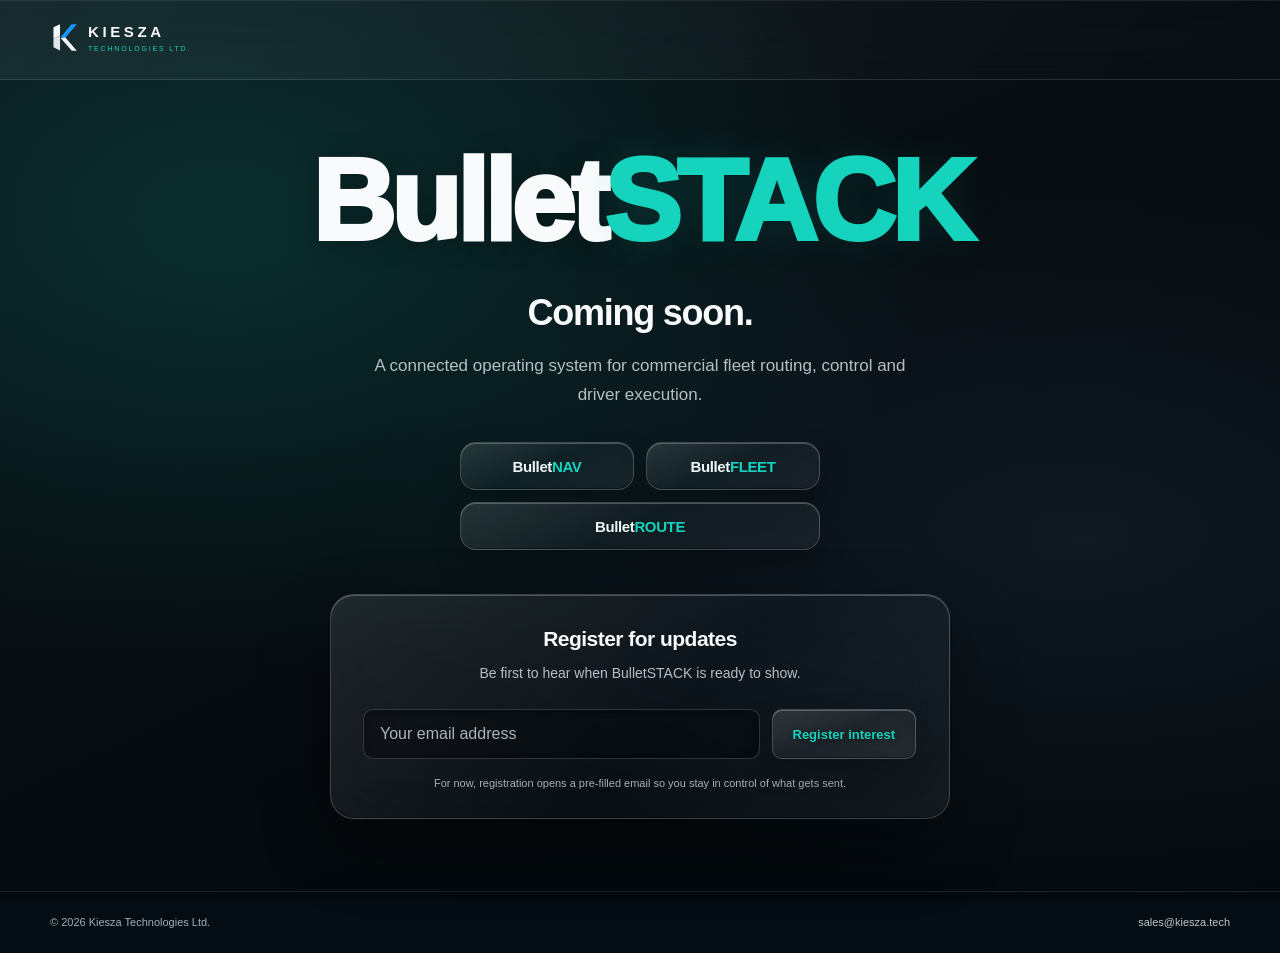
<file: index.html>
<!doctype html>
<html lang="en">
<head>
  <meta charset="utf-8">
  <meta name="viewport" content="width=device-width,initial-scale=1,viewport-fit=cover">
  <meta name="theme-color" content="#050d14">
  <meta name="description" content="BulletSTACK by Kiesza Technologies Ltd. Coming soon.">
  <title>BulletSTACK · Coming Soon</title>
  <link rel="icon" href="/assets/favicon.svg">
  <style>
/* Responsive spacing refresh · 2026-09-27 */

    :root{--bg:#050d14;--text:#f4f8fb;--cyan:#22d3c5;--blue:#3ca6ff;--muted:#9bb0bc}
    *{box-sizing:border-box}
    html{background:var(--bg);color:var(--text)}
    body{margin:0;font-family:Inter,-apple-system,BlinkMacSystemFont,"Segoe UI",Arial,sans-serif;background:radial-gradient(ellipse at 22% 0%,rgba(34,211,197,.12),transparent 48%),radial-gradient(ellipse at 90% 0%,rgba(60,166,255,.08),transparent 40%),linear-gradient(180deg,#061019,#040b11)}
    .page{min-height:100svh;display:flex;flex-direction:column}
    .wrap{width:min(1180px,calc(100% - 64px));margin-inline:auto}
    header{min-height:80px;display:flex;align-items:center;border-bottom:1px solid #17334399;padding-block:20px}
    .brand{display:inline-flex;align-items:center;gap:11px;text-decoration:none;color:inherit}
    .brand img{width:27px;height:27px;display:block}
    .brand-copy{display:grid;line-height:1}
    .brand-copy b{font-size:15px;letter-spacing:.24em}
    .brand-copy span{margin-top:6px;font-size:7px;letter-spacing:.26em;color:var(--blue)}
    main{flex:1;display:flex;align-items:center;padding:64px 0 72px}
    .hero{max-width:920px;margin:auto;text-align:center;display:flex;flex-direction:column;align-items:center}
    h1{margin:0;font-size:clamp(52px,9vw,118px);line-height:1;letter-spacing:-.04em;font-weight:950;font-family:-apple-system,BlinkMacSystemFont,"SF Pro Text",Inter,"Segoe UI",Arial,sans-serif;white-space:nowrap}
    h1 span{color:var(--cyan)}
    .coming{margin:32px 0 0;font-size:clamp(26px,3vw,36px);line-height:1.2;letter-spacing:-.035em;font-weight:750}
    .lede{max-width:550px;margin:18px auto 0;color:var(--muted);font-size:17px;line-height:1.7;text-wrap:pretty}
    .products{display:flex;justify-content:center;gap:12px;flex-wrap:wrap;margin:32px 0 0}
    .products>span{display:inline-flex;align-items:center;justify-content:center;gap:0;min-height:42px;padding:11px 20px;border:1px solid rgba(34,211,197,.28);border-radius:999px;background:linear-gradient(180deg,rgba(34,211,197,.10),rgba(34,211,197,.035));color:#edf8f8;font-size:14px;font-weight:750;letter-spacing:-.025em;white-space:nowrap}
    .products b{color:var(--cyan);font-weight:850}
    .signup{width:min(620px,100%);margin:44px auto 0;padding:30px 32px 26px;border:1px solid #173343;border-radius:20px;background:linear-gradient(180deg,rgba(11,29,40,.8),rgba(7,20,29,.8));box-shadow:0 24px 70px rgba(0,0,0,.18)}
    .signup h2{margin:0;font-size:21px;line-height:1.3;letter-spacing:-.025em}
    .signup p{margin:10px 0 24px;color:var(--muted);font-size:14px;line-height:1.6}
    form{display:grid;grid-template-columns:minmax(0,1fr) auto;gap:12px}
    input,button{min-height:50px;border-radius:10px;font:inherit}
    input{width:100%;min-width:0;border:1px solid #274858;background:#06141d;color:white;padding:0 16px;font-size:16px}
    input::placeholder{color:#8298a6}
    input:focus-visible{outline:2px solid var(--cyan);outline-offset:3px}
    button{border:1px solid #41e2d7;background:linear-gradient(180deg,#38e0d5,#20bdb5);color:#031214;padding:0 20px;font-size:13px;font-weight:800;cursor:pointer;white-space:nowrap}
    button:hover{filter:brightness(1.06)}
    button:focus-visible,a:focus-visible{outline:2px solid var(--cyan);outline-offset:4px}
    .fine{max-width:460px;margin:16px auto 0;color:#879dab;font-size:11px;line-height:1.6}
    footer{padding:22px 0;border-top:1px solid #17334388;color:#8197a5;font-size:11px;line-height:1.5}
    .footer-inner{display:flex;justify-content:space-between;gap:16px;align-items:center;flex-wrap:wrap}
    footer a{color:#a1b5c1;text-decoration:none}
    @media(max-width:620px){
      .wrap{width:calc(100% - 40px)}
      header{min-height:68px;padding-top:calc(18px + env(safe-area-inset-top));padding-bottom:18px}
      .brand img{width:24px;height:24px}
      .brand-copy b{font-size:13px}
      main{padding:48px 0}
      h1{font-size:clamp(42px,12.8vw,72px)}
      .coming{margin-top:26px;font-size:27px}
      .lede{max-width:360px;margin-top:16px;font-size:15px;line-height:1.65}
      .products{gap:8px;margin-top:26px}
      .products>span{min-height:38px;padding:9px 12px;font-size:12px}
      .signup{margin-top:32px;padding:24px 20px;border-radius:16px}
      .signup h2{font-size:20px}
      .signup p{font-size:13px;margin:10px 0 20px}
      form{grid-template-columns:1fr;gap:10px}
      input,button{min-height:50px}
      .fine{font-size:11px;margin-top:16px}
      footer{padding:20px 0 calc(20px + env(safe-area-inset-bottom))}
    }
    @media(max-width:360px){.wrap{width:calc(100% - 32px)}.products{gap:6px}.products>span{padding-inline:9px;font-size:11px}.footer-inner{justify-content:center;text-align:center;gap:8px}}

/* NAV-inspired neutral smoked glass · 2026-10-07 */
:root{--cyan:#16d3bd;--text:#f8fafb;--muted:#b4c0c7}
body{background:radial-gradient(ellipse at 18% 25%,rgba(16,192,167,.18),transparent 48%),radial-gradient(ellipse at 85% 60%,rgba(74,118,152,.15),transparent 48%),linear-gradient(155deg,#0b1117,#04090d 75%);background-attachment:fixed}
header{background:linear-gradient(120deg,rgba(255,255,255,.055),rgba(255,255,255,.012));border-bottom:1px solid rgba(255,255,255,.12);backdrop-filter:blur(24px);-webkit-backdrop-filter:blur(24px);box-shadow:inset 0 1px 0 rgba(255,255,255,.08)}
.brand-copy span{color:var(--cyan)}
h1{text-shadow:0 4px 28px rgba(0,0,0,.25)}
h1 span{color:var(--cyan);text-shadow:0 0 40px rgba(22,211,189,.12)}
.products{display:grid;grid-template-columns:repeat(2,minmax(0,1fr));width:min(360px,100%);gap:12px}
.products>span{min-height:48px;padding:13px 22px;font-size:15px;border-radius:16px}
.products>.route{grid-column:1/-1;justify-self:stretch;width:100%}
.products>span,.signup,button{border:1px solid rgba(255,255,255,.19);background:linear-gradient(155deg,rgba(255,255,255,.13),rgba(255,255,255,.035) 48%,rgba(255,255,255,.06));backdrop-filter:blur(24px) saturate(115%);-webkit-backdrop-filter:blur(24px) saturate(115%);box-shadow:inset 0 1px 0 rgba(255,255,255,.24),inset 0 -1px 0 rgba(0,0,0,.35),0 12px 30px rgba(0,0,0,.22)}
.signup{position:relative;border-radius:24px;background:linear-gradient(135deg,rgba(255,255,255,.105),rgba(255,255,255,.025) 55%,rgba(255,255,255,.055));box-shadow:inset 0 1px 0 rgba(255,255,255,.24),inset 0 -1px 0 rgba(0,0,0,.45),0 28px 70px rgba(0,0,0,.32)}
input{border:1px solid rgba(255,255,255,.16);background:rgba(3,7,10,.4);box-shadow:inset 0 2px 6px rgba(0,0,0,.2);color:var(--text)}
input::placeholder{color:#a8b5bd}
button{color:var(--cyan);text-shadow:0 1px 6px rgba(0,0,0,.3)}
button:hover{background:linear-gradient(155deg,rgba(255,255,255,.2),rgba(255,255,255,.07));border-color:rgba(255,255,255,.35)}
.fine{color:#a4b2ba}
footer{border-color:rgba(255,255,255,.1);color:#9eafb9}
footer a{color:#bcc8cf}
@media(max-width:620px){
 .products{gap:10px;width:min(320px,100%)}
 .products>span{min-height:44px;padding:11px 16px;font-size:14px}
 .products>.route{width:100%}
 .signup{border-radius:20px}
}
@media(prefers-reduced-transparency:reduce){
 header,.products>span,.signup,button{backdrop-filter:none;-webkit-backdrop-filter:none;background:#20262b}
 input{background:#10171c}
}
@media(prefers-contrast:more){
 :root{--muted:#e0e7eb}
 .products>span,.signup,button,input{border-color:#b4c0c7}
 .fine,footer,footer a{color:#e0e7eb}
}
</style>
</head>
<body>
<div class="page">
  <header>
    <div class="wrap">
      <a class="brand" href="/" aria-label="Kiesza Technologies Ltd.">
        <img src="/assets/kiesza-mark.svg" alt="">
        <span class="brand-copy"><b>KIESZA</b><span>TECHNOLOGIES LTD.</span></span>
      </a>
    </div>
  </header>

  <main>
    <div class="wrap">
      <section class="hero">
        
        <h1>Bullet<span>STACK</span></h1>
        <div class="coming">Coming soon.</div>
        <p class="lede">A connected operating system for commercial fleet routing, control and driver execution.</p>

        <div class="products" aria-label="BulletSTACK products">
          <span>Bullet<b>NAV</b></span>
          <span>Bullet<b>FLEET</b></span>
          <span class="route">Bullet<b>ROUTE</b></span>
        </div>

        <div class="signup">
          <h2>Register for updates</h2>
          <p>Be first to hear when BulletSTACK is ready to show.</p>
          <form id="updatesForm">
            <input id="email" type="email" autocomplete="email" placeholder="Your email address" required aria-label="Email address">
            <button type="submit">Register interest</button>
          </form>
          <div class="fine">For now, registration opens a pre-filled email so you stay in control of what gets sent.</div>
        </div>
      </section>
    </div>
  </main>

  <footer>
    <div class="wrap footer-inner">
      <div>© 2026 Kiesza Technologies Ltd.</div>
      <a href="mailto:sales@kiesza.tech">sales@kiesza.tech</a>
    </div>
  </footer>
</div>

<script>
  document.getElementById('updatesForm').addEventListener('submit', function(e){
    e.preventDefault();
    var email = document.getElementById('email').value.trim();
    if(!email) return;
    var subject = encodeURIComponent('BulletSTACK updates registration');
    var body = encodeURIComponent('Please register ' + email + ' for BulletSTACK product updates.');
    window.location.href = 'mailto:jmcnally@kiesza.tech?subject=' + subject + '&body=' + body;
  });
</script>
</body>
</html>
</file>
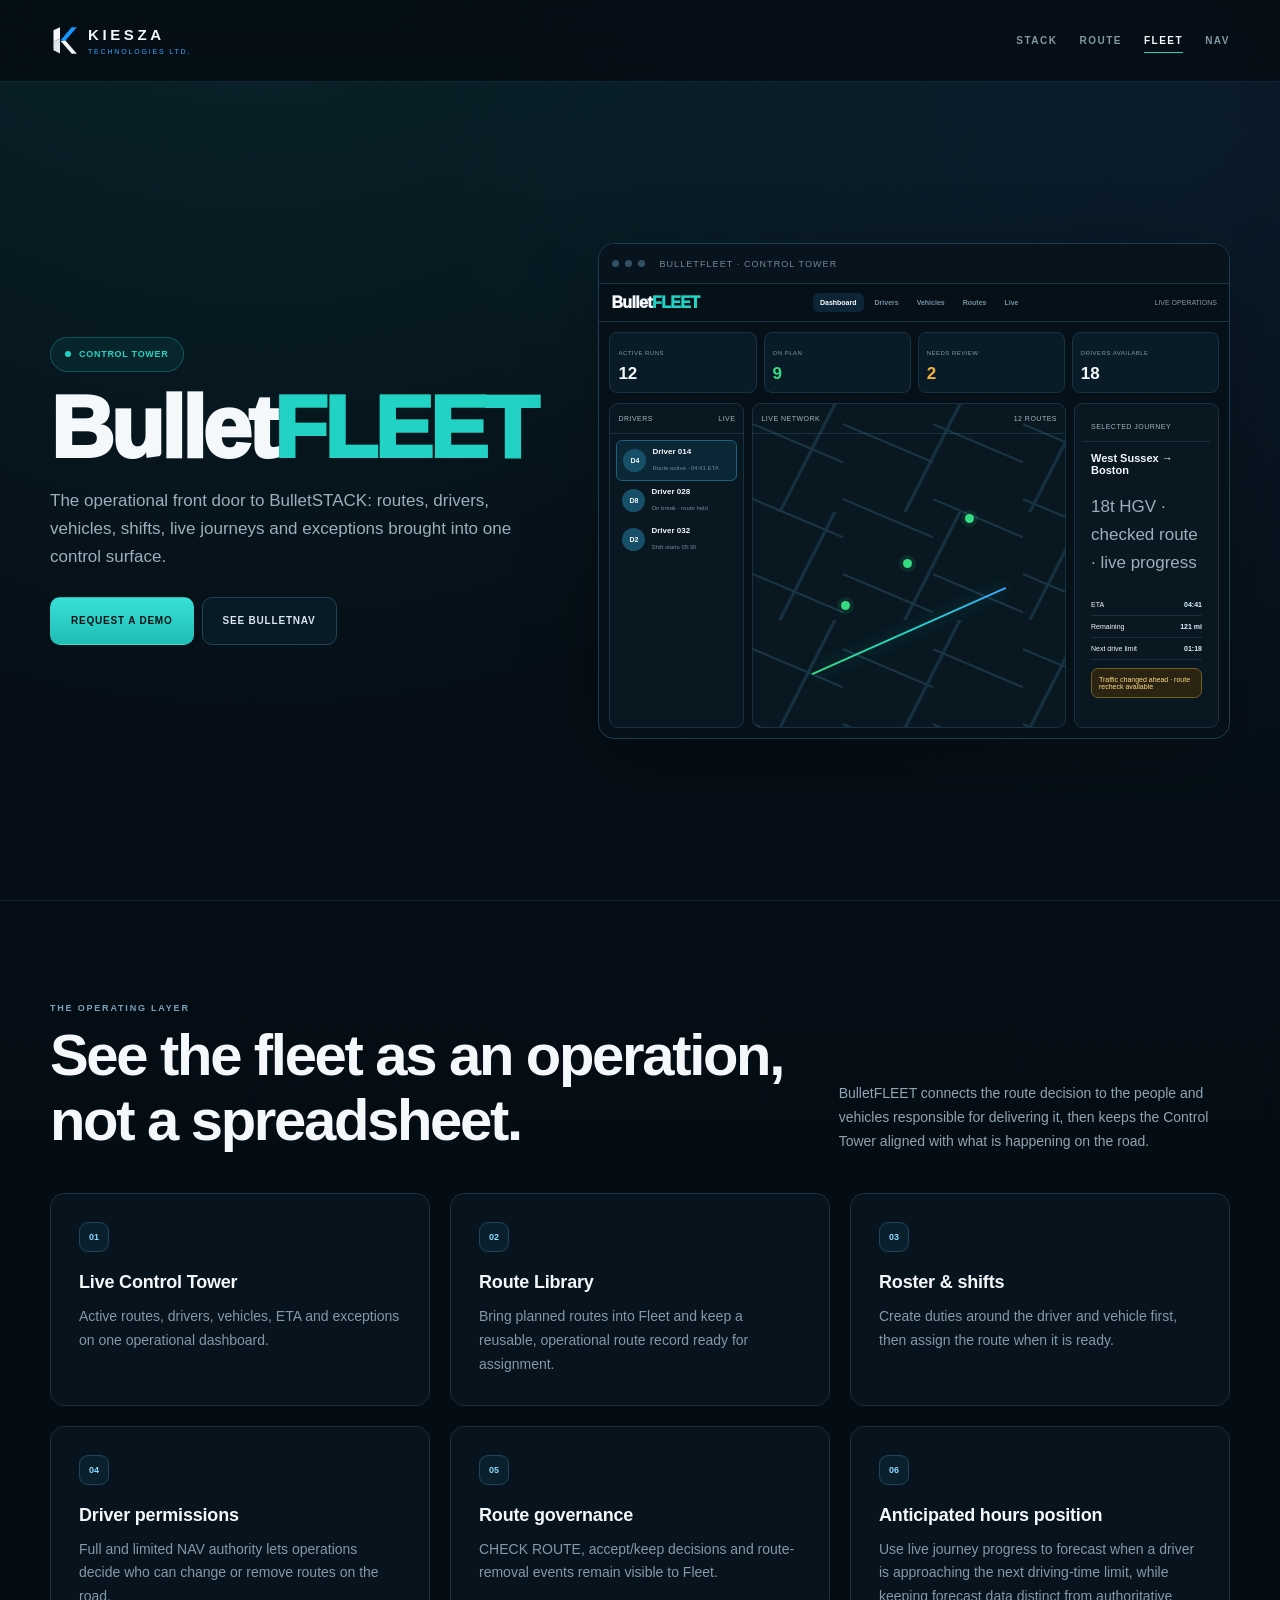
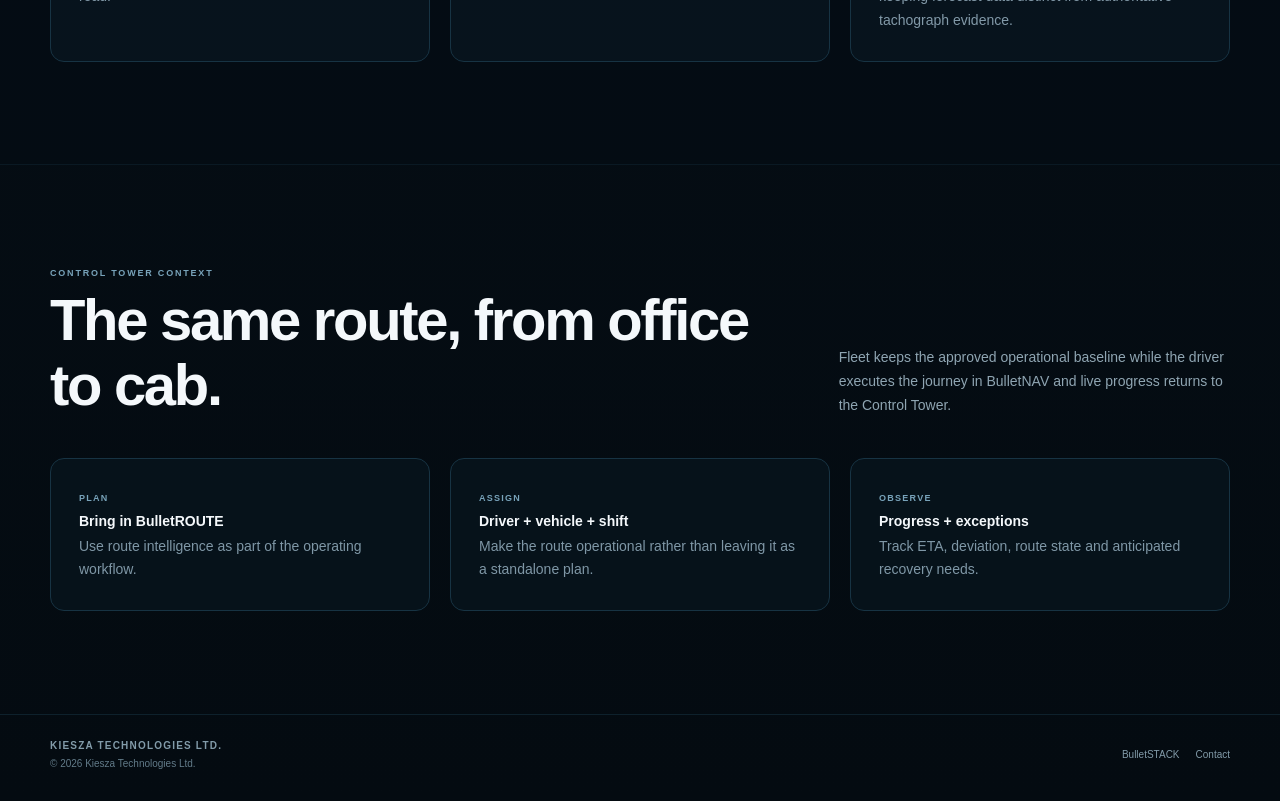
<file: fleet/index.html>
<!doctype html><html lang="en"><head><meta charset="utf-8"><meta name="viewport" content="width=device-width,initial-scale=1,viewport-fit=cover"><meta name="theme-color" content="#050d14"><meta name="description" content="BulletFLEET Control Tower by Kiesza Technologies."><title>BulletFLEET · Kiesza Technologies</title><link rel="icon" href="/assets/favicon.svg"><link rel="stylesheet" href="/assets/styles.css"></head><body><div class="page"><header class="site-header"><div class="wrap header-inner"><a class="kiesza-brand" href="/"><img class="kiesza-mark" src="/assets/kiesza-mark.svg" alt=""><span class="kiesza-copy"><b>KIESZA</b><span>TECHNOLOGIES LTD.</span></span></a><nav class="site-nav"><a href="/">Stack</a><a href="/route/">Route</a><a class="active" href="/fleet/">Fleet</a><a href="/nav/">Nav</a></nav><nav class="mobile-nav"><a href="/">STACK</a><a href="/route/">ROUTE</a><a href="/nav/">NAV</a></nav></div></header><main>
<section class="product-hero"><div class="wrap product-hero-grid"><div><div class="product-tagline"><i></i>Control Tower</div><h1 class="product-logo fleet">Bullet<span>FLEET</span></h1><p>The operational front door to BulletSTACK: routes, drivers, vehicles, shifts, live journeys and exceptions brought into one control surface.</p><div class="hero-actions"><a class="btn primary" href="mailto:sales@kiesza.tech?subject=BulletFLEET%20demo">Request a demo</a><a class="btn" href="/nav/">See BulletNAV</a></div></div><div class="ui-window fleet-screen reveal"><div class="window-top"><i class="dot3"></i><i class="dot3"></i><i class="dot3"></i><span class="window-label">BulletFLEET · Control Tower</span></div><div class="fleet-top"><div class="ui-brand">Bullet<span>FLEET</span></div><div class="fleet-nav"><span class="active">Dashboard</span><span>Drivers</span><span>Vehicles</span><span>Routes</span><span>Live</span></div><div style="font-size:7px;color:#829aa8;text-align:right">LIVE OPERATIONS</div></div><div class="fleet-kpis"><div class="fleet-kpi"><small>Active runs</small><b>12</b></div><div class="fleet-kpi"><small>On plan</small><b style="color:#35dc83">9</b></div><div class="fleet-kpi"><small>Needs review</small><b style="color:#f3b43f">2</b></div><div class="fleet-kpi"><small>Drivers available</small><b>18</b></div></div><div class="fleet-grid"><div class="fleet-panel"><div class="panel-title">Drivers <span>LIVE</span></div><div class="drivers-mini"><div class="driver-mini active"><span class="avatar-mini">D4</span><span><b>Driver 014</b><small>Route active · 04:41 ETA</small></span></div><div class="driver-mini"><span class="avatar-mini">D8</span><span><b>Driver 028</b><small>On break · route held</small></span></div><div class="driver-mini"><span class="avatar-mini">D2</span><span><b>Driver 032</b><small>Shift starts 05:30</small></span></div></div></div><div class="fleet-panel fleet-map"><div class="panel-title">Live network <span>12 routes</span></div><div class="fleet-route"></div><i class="fleet-marker m1"></i><i class="fleet-marker m2"></i><i class="fleet-marker m3"></i></div><div class="fleet-panel journey-mini"><div class="panel-title">Selected journey</div><div class="journey-mini"><h4>West Sussex → Boston</h4><p>18t HGV · checked route · live progress</p><div class="mini-stat"><span>ETA</span><b>04:41</b></div><div class="mini-stat"><span>Remaining</span><b>121 mi</b></div><div class="mini-stat"><span>Next drive limit</span><b>01:18</b></div><div class="mini-alert">Traffic changed ahead · route recheck available</div></div></div></div></div></div></section>
<section class="section dark"><div class="wrap"><div class="section-head reveal"><div><div class="mini-kicker">The operating layer</div><h2>See the fleet as an operation, not a spreadsheet.</h2></div><p>BulletFLEET connects the route decision to the people and vehicles responsible for delivering it, then keeps the Control Tower aligned with what is happening on the road.</p></div><div class="feature-grid reveal"><article class="feature"><span class="num">01</span><h3>Live Control Tower</h3><p>Active routes, drivers, vehicles, ETA and exceptions on one operational dashboard.</p></article><article class="feature"><span class="num">02</span><h3>Route Library</h3><p>Bring planned routes into Fleet and keep a reusable, operational route record ready for assignment.</p></article><article class="feature"><span class="num">03</span><h3>Roster & shifts</h3><p>Create duties around the driver and vehicle first, then assign the route when it is ready.</p></article><article class="feature"><span class="num">04</span><h3>Driver permissions</h3><p>Full and limited NAV authority lets operations decide who can change or remove routes on the road.</p></article><article class="feature"><span class="num">05</span><h3>Route governance</h3><p>CHECK ROUTE, accept/keep decisions and route-removal events remain visible to Fleet.</p></article><article class="feature"><span class="num">06</span><h3>Anticipated hours position</h3><p>Use live journey progress to forecast when a driver is approaching the next driving-time limit, while keeping forecast data distinct from authoritative tachograph evidence.</p></article></div></div></section>
<section class="section"><div class="wrap"><div class="section-head reveal"><div><div class="mini-kicker">Control Tower context</div><h2>The same route, from office to cab.</h2></div><p>Fleet keeps the approved operational baseline while the driver executes the journey in BulletNAV and live progress returns to the Control Tower.</p></div><div class="fit-strip reveal"><div class="fit-item"><span>Plan</span><strong>Bring in BulletROUTE</strong><p>Use route intelligence as part of the operating workflow.</p></div><div class="fit-item"><span>Assign</span><strong>Driver + vehicle + shift</strong><p>Make the route operational rather than leaving it as a standalone plan.</p></div><div class="fit-item"><span>Observe</span><strong>Progress + exceptions</strong><p>Track ETA, deviation, route state and anticipated recovery needs.</p></div></div></div></section>
</main><footer class="site-footer"><div class="wrap footer-inner"><div><b>KIESZA TECHNOLOGIES LTD.</b><br>© 2026 Kiesza Technologies Ltd.</div><div class="footer-links"><a href="/">BulletSTACK</a><a href="mailto:sales@kiesza.tech">Contact</a></div></div></footer></div><script src="/assets/site.js"></script></body></html>
</file>
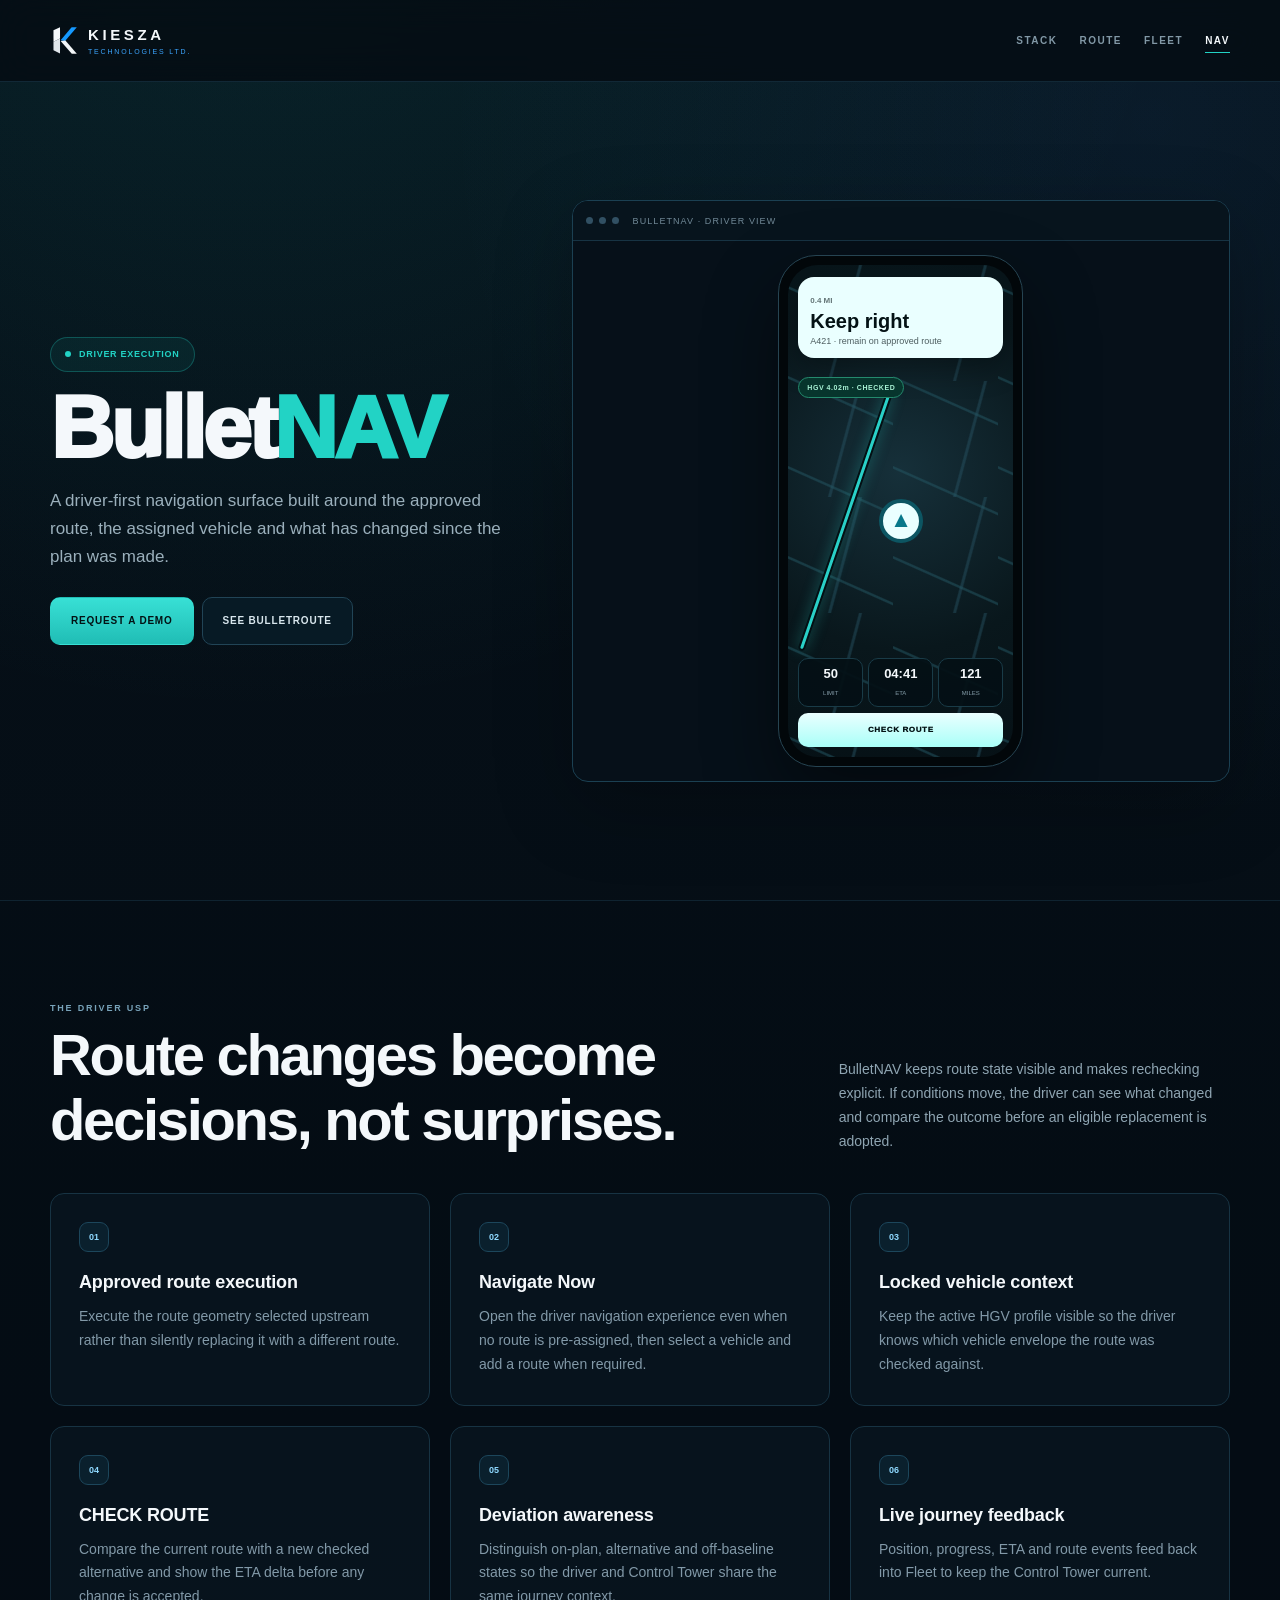
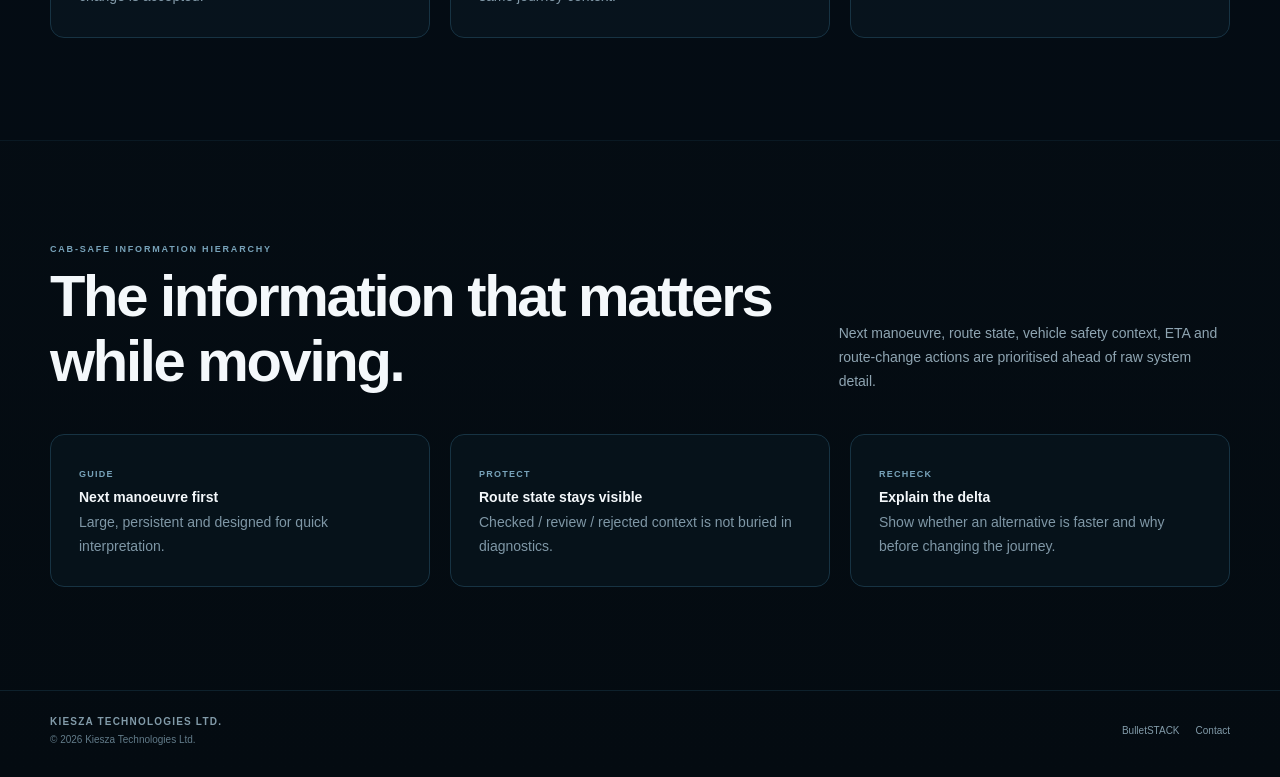
<file: nav/index.html>
<!doctype html><html lang="en"><head><meta charset="utf-8"><meta name="viewport" content="width=device-width,initial-scale=1,viewport-fit=cover"><meta name="theme-color" content="#050d14"><meta name="description" content="BulletNAV driver navigation by Kiesza Technologies."><title>BulletNAV · Kiesza Technologies</title><link rel="icon" href="/assets/favicon.svg"><link rel="stylesheet" href="/assets/styles.css"></head><body><div class="page"><header class="site-header"><div class="wrap header-inner"><a class="kiesza-brand" href="/"><img class="kiesza-mark" src="/assets/kiesza-mark.svg" alt=""><span class="kiesza-copy"><b>KIESZA</b><span>TECHNOLOGIES LTD.</span></span></a><nav class="site-nav"><a href="/">Stack</a><a href="/route/">Route</a><a href="/fleet/">Fleet</a><a class="active" href="/nav/">Nav</a></nav><nav class="mobile-nav"><a href="/">STACK</a><a href="/route/">ROUTE</a><a href="/fleet/">FLEET</a></nav></div></header><main>
<section class="product-hero"><div class="wrap product-hero-grid"><div><div class="product-tagline"><i></i>Driver execution</div><h1 class="product-logo nav">Bullet<span>NAV</span></h1><p>A driver-first navigation surface built around the approved route, the assigned vehicle and what has changed since the plan was made.</p><div class="hero-actions"><a class="btn primary" href="mailto:sales@kiesza.tech?subject=BulletNAV%20demo">Request a demo</a><a class="btn" href="/route/">See BulletROUTE</a></div></div><div class="ui-window reveal"><div class="window-top"><i class="dot3"></i><i class="dot3"></i><i class="dot3"></i><span class="window-label">BulletNAV · driver view</span></div><div class="nav-showcase"><div class="phone"><div class="phone-screen"><div class="phone-map"></div><div class="phone-route"></div><div class="turn-card"><small>0.4 mi</small><b>Keep right</b><span>A421 · remain on approved route</span></div><div class="nav-chip">HGV 4.02m · CHECKED</div><div class="vehicle-arrow">▲</div><div class="nav-bottom"><div class="nav-metrics"><div class="nav-metric"><b>50</b><span>Limit</span></div><div class="nav-metric"><b>04:41</b><span>ETA</span></div><div class="nav-metric"><b>121</b><span>Miles</span></div></div><div class="check-route">CHECK ROUTE</div></div></div></div></div></div></div></section>
<section class="section dark"><div class="wrap"><div class="section-head reveal"><div><div class="mini-kicker">The driver USP</div><h2>Route changes become decisions, not surprises.</h2></div><p>BulletNAV keeps route state visible and makes rechecking explicit. If conditions move, the driver can see what changed and compare the outcome before an eligible replacement is adopted.</p></div><div class="feature-grid reveal"><article class="feature"><span class="num">01</span><h3>Approved route execution</h3><p>Execute the route geometry selected upstream rather than silently replacing it with a different route.</p></article><article class="feature"><span class="num">02</span><h3>Navigate Now</h3><p>Open the driver navigation experience even when no route is pre-assigned, then select a vehicle and add a route when required.</p></article><article class="feature"><span class="num">03</span><h3>Locked vehicle context</h3><p>Keep the active HGV profile visible so the driver knows which vehicle envelope the route was checked against.</p></article><article class="feature"><span class="num">04</span><h3>CHECK ROUTE</h3><p>Compare the current route with a new checked alternative and show the ETA delta before any change is accepted.</p></article><article class="feature"><span class="num">05</span><h3>Deviation awareness</h3><p>Distinguish on-plan, alternative and off-baseline states so the driver and Control Tower share the same journey context.</p></article><article class="feature"><span class="num">06</span><h3>Live journey feedback</h3><p>Position, progress, ETA and route events feed back into Fleet to keep the Control Tower current.</p></article></div></div></section>
<section class="section"><div class="wrap"><div class="section-head reveal"><div><div class="mini-kicker">Cab-safe information hierarchy</div><h2>The information that matters while moving.</h2></div><p>Next manoeuvre, route state, vehicle safety context, ETA and route-change actions are prioritised ahead of raw system detail.</p></div><div class="fit-strip reveal"><div class="fit-item"><span>Guide</span><strong>Next manoeuvre first</strong><p>Large, persistent and designed for quick interpretation.</p></div><div class="fit-item"><span>Protect</span><strong>Route state stays visible</strong><p>Checked / review / rejected context is not buried in diagnostics.</p></div><div class="fit-item"><span>Recheck</span><strong>Explain the delta</strong><p>Show whether an alternative is faster and why before changing the journey.</p></div></div></div></section>
</main><footer class="site-footer"><div class="wrap footer-inner"><div><b>KIESZA TECHNOLOGIES LTD.</b><br>© 2026 Kiesza Technologies Ltd.</div><div class="footer-links"><a href="/">BulletSTACK</a><a href="mailto:sales@kiesza.tech">Contact</a></div></div></footer></div><script src="/assets/site.js"></script></body></html>
</file>
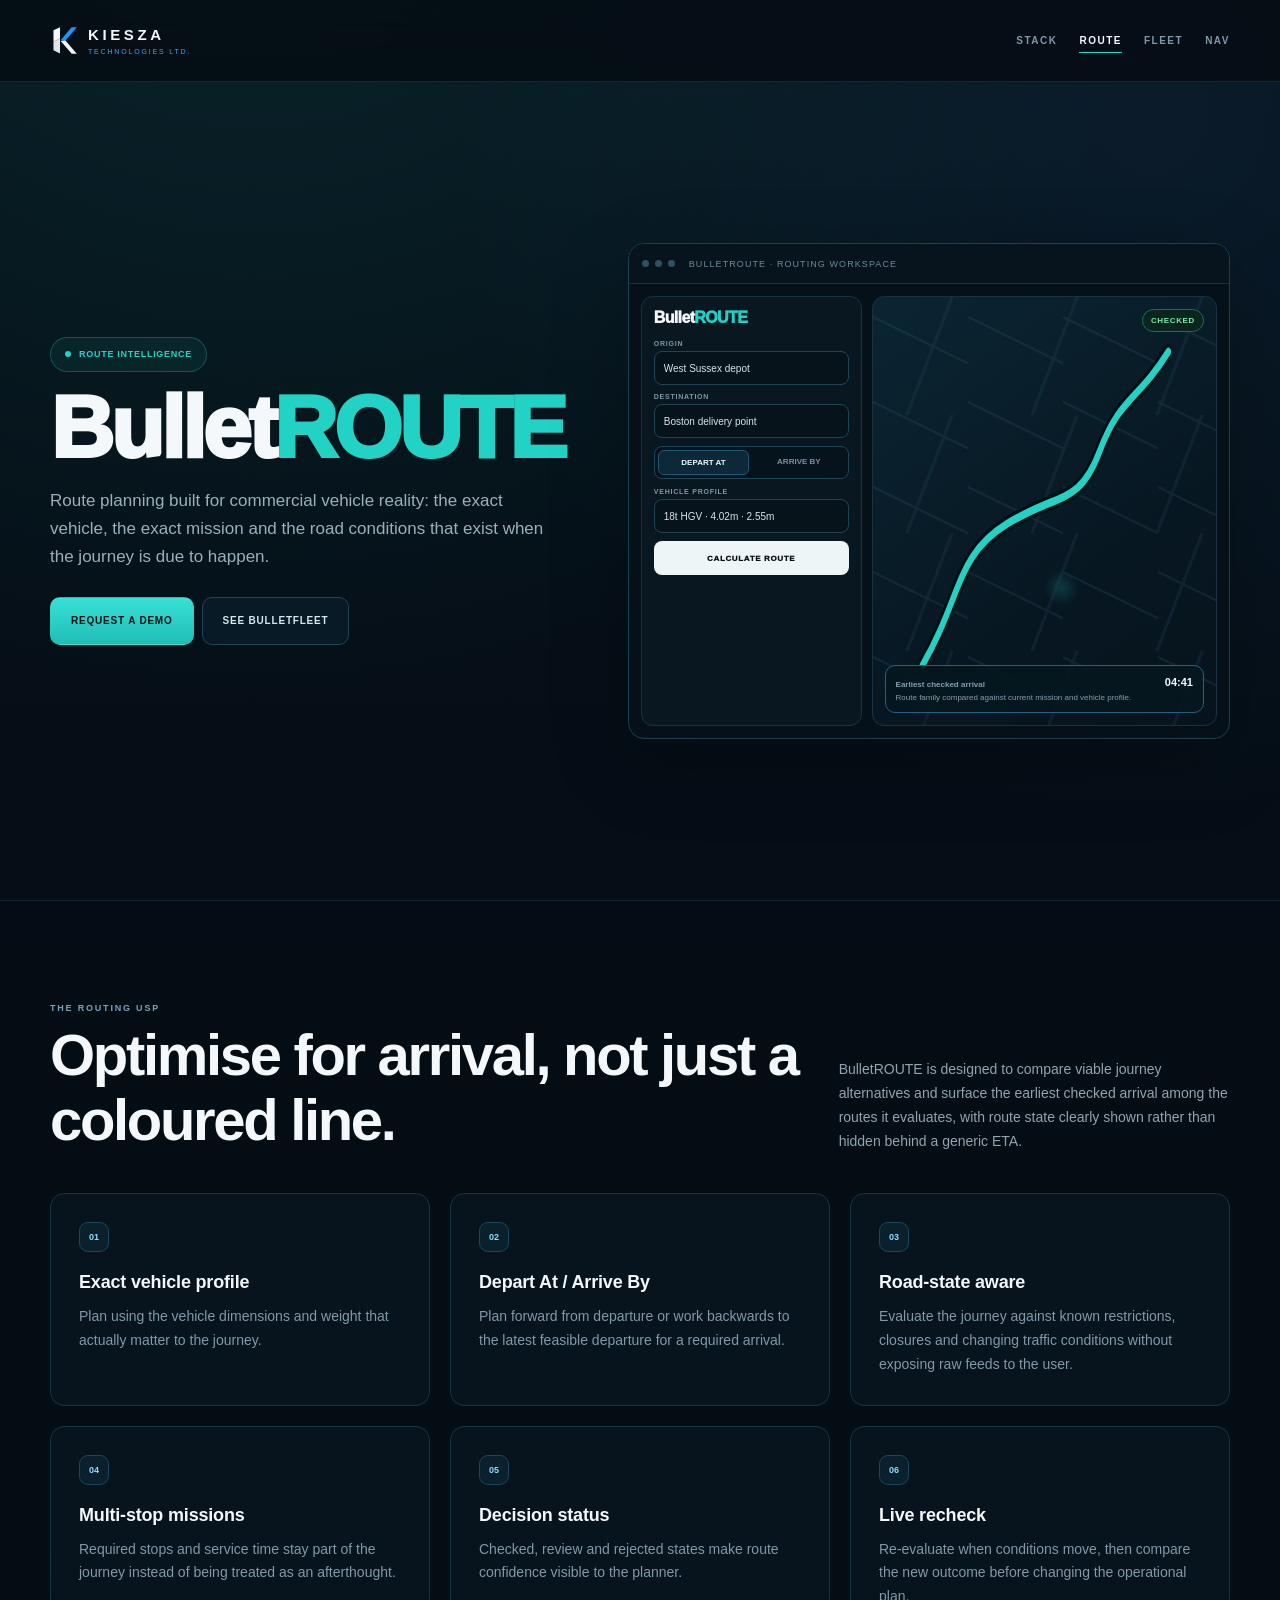
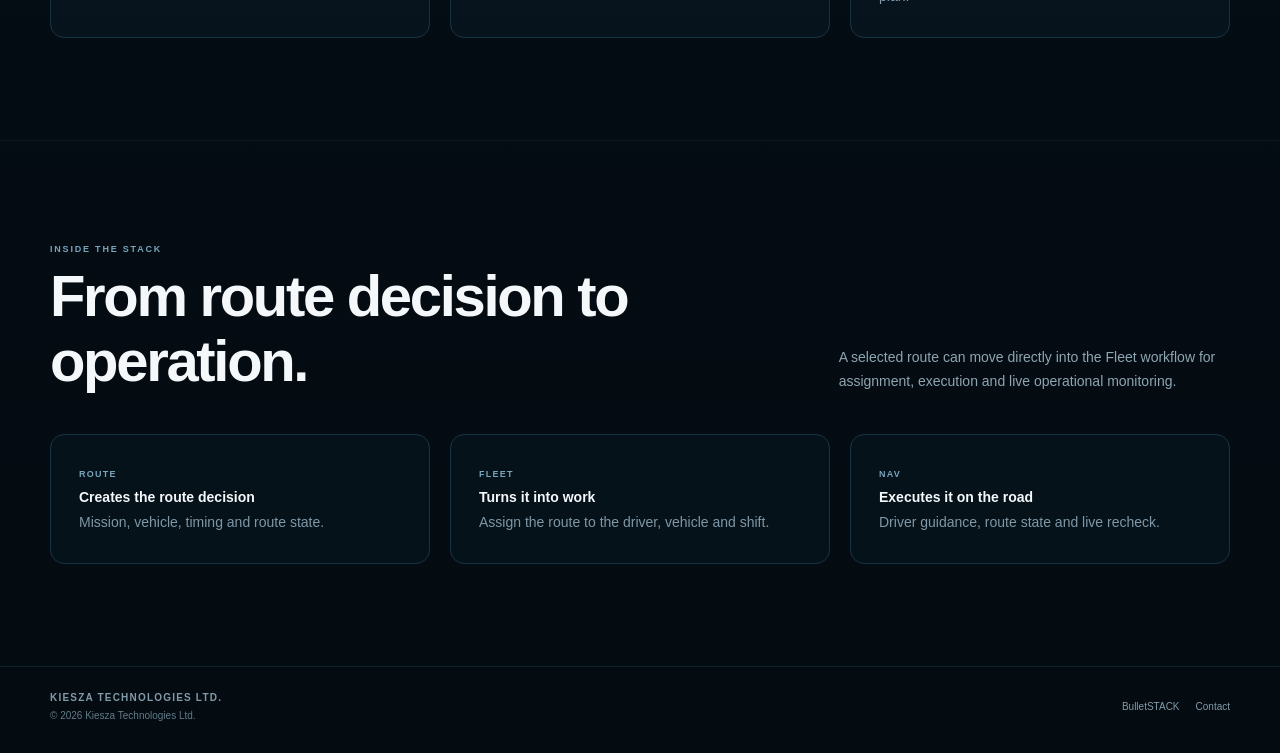
<file: route/index.html>
<!doctype html><html lang="en"><head><meta charset="utf-8"><meta name="viewport" content="width=device-width,initial-scale=1,viewport-fit=cover"><meta name="theme-color" content="#050d14"><meta name="description" content="BulletROUTE route intelligence by Kiesza Technologies."><title>BulletROUTE · Kiesza Technologies</title><link rel="icon" href="/assets/favicon.svg"><link rel="stylesheet" href="/assets/styles.css"></head><body><div class="page"><header class="site-header"><div class="wrap header-inner"><a class="kiesza-brand" href="/"><img class="kiesza-mark" src="/assets/kiesza-mark.svg" alt=""><span class="kiesza-copy"><b>KIESZA</b><span>TECHNOLOGIES LTD.</span></span></a><nav class="site-nav"><a href="/">Stack</a><a class="active" href="/route/">Route</a><a href="/fleet/">Fleet</a><a href="/nav/">Nav</a></nav><nav class="mobile-nav"><a href="/">STACK</a><a href="/fleet/">FLEET</a><a href="/nav/">NAV</a></nav></div></header><main>
<section class="product-hero"><div class="wrap product-hero-grid"><div><div class="product-tagline"><i></i>Route intelligence</div><h1 class="product-logo route">Bullet<span>ROUTE</span></h1><p>Route planning built for commercial vehicle reality: the exact vehicle, the exact mission and the road conditions that exist when the journey is due to happen.</p><div class="hero-actions"><a class="btn primary" href="mailto:sales@kiesza.tech?subject=BulletROUTE%20demo">Request a demo</a><a class="btn" href="/fleet/">See BulletFLEET</a></div></div><div class="ui-window reveal"><div class="window-top"><i class="dot3"></i><i class="dot3"></i><i class="dot3"></i><span class="window-label">BulletROUTE · routing workspace</span></div><div class="screen-pad"><div class="route-screen"><div class="route-form"><div class="ui-brand">Bullet<span>ROUTE</span></div><div class="fake-label" style="margin-top:13px">Origin</div><div class="fake-input">West Sussex depot</div><div class="fake-label">Destination</div><div class="fake-input">Boston delivery point</div><div class="time-tabs"><span class="active">DEPART AT</span><span>ARRIVE BY</span></div><div class="fake-label">Vehicle profile</div><div class="fake-input">18t HGV · 4.02m · 2.55m</div><div class="fake-button">CALCULATE ROUTE</div></div><div class="route-map"><div class="map-grid"></div><svg class="route-path-svg" viewBox="0 0 500 430" preserveAspectRatio="none"><path d="M72 370 C130 300,120 260,195 228 S300 210,330 155 S385 105,430 55" fill="none" stroke="#031014" stroke-width="15" stroke-linecap="round"/><path d="M72 370 C130 300,120 260,195 228 S300 210,330 155 S385 105,430 55" fill="none" stroke="#22d3c5" stroke-width="8" stroke-linecap="round"/></svg><div class="route-status">CHECKED</div><div class="map-badge"><strong><span>Earliest checked arrival</span><b>04:41</b></strong><span>Route family compared against current mission and vehicle profile.</span></div></div></div></div></div></div></section>
<section class="section dark"><div class="wrap"><div class="section-head reveal"><div><div class="mini-kicker">The routing USP</div><h2>Optimise for arrival, not just a coloured line.</h2></div><p>BulletROUTE is designed to compare viable journey alternatives and surface the earliest checked arrival among the routes it evaluates, with route state clearly shown rather than hidden behind a generic ETA.</p></div><div class="feature-grid reveal"><article class="feature"><span class="num">01</span><h3>Exact vehicle profile</h3><p>Plan using the vehicle dimensions and weight that actually matter to the journey.</p></article><article class="feature"><span class="num">02</span><h3>Depart At / Arrive By</h3><p>Plan forward from departure or work backwards to the latest feasible departure for a required arrival.</p></article><article class="feature"><span class="num">03</span><h3>Road-state aware</h3><p>Evaluate the journey against known restrictions, closures and changing traffic conditions without exposing raw feeds to the user.</p></article><article class="feature"><span class="num">04</span><h3>Multi-stop missions</h3><p>Required stops and service time stay part of the journey instead of being treated as an afterthought.</p></article><article class="feature"><span class="num">05</span><h3>Decision status</h3><p>Checked, review and rejected states make route confidence visible to the planner.</p></article><article class="feature"><span class="num">06</span><h3>Live recheck</h3><p>Re-evaluate when conditions move, then compare the new outcome before changing the operational plan.</p></article></div></div></section>
<section class="section"><div class="wrap"><div class="section-head reveal"><div><div class="mini-kicker">Inside the stack</div><h2>From route decision to operation.</h2></div><p>A selected route can move directly into the Fleet workflow for assignment, execution and live operational monitoring.</p></div><div class="fit-strip reveal"><div class="fit-item"><span>Route</span><strong>Creates the route decision</strong><p>Mission, vehicle, timing and route state.</p></div><div class="fit-item"><span>Fleet</span><strong>Turns it into work</strong><p>Assign the route to the driver, vehicle and shift.</p></div><div class="fit-item"><span>Nav</span><strong>Executes it on the road</strong><p>Driver guidance, route state and live recheck.</p></div></div></div></section>
</main><footer class="site-footer"><div class="wrap footer-inner"><div><b>KIESZA TECHNOLOGIES LTD.</b><br>© 2026 Kiesza Technologies Ltd.</div><div class="footer-links"><a href="/">BulletSTACK</a><a href="mailto:sales@kiesza.tech">Contact</a></div></div></footer></div><script src="/assets/site.js"></script></body></html>
</file>
<file: assets/styles.css>
:root{
  --bg:#050d14;--bg2:#07131d;--panel:#0a1721;--panel2:#0d202c;--panel3:#09151e;
  --line:#173243;--line2:#24546d;--text:#f4f8fb;--muted:#8ba2b2;
  --cyan:#22d3c5;--cyan2:#67ece4;--blue:#3ca6ff;--green:#35dc83;--amber:#f3b43f;--red:#ff646d;
  --shadow:0 30px 90px rgba(0,0,0,.38);--r:18px;
}
*{box-sizing:border-box}html{background:var(--bg);scroll-behavior:smooth}body{margin:0;color:var(--text);font-family:Inter,-apple-system,BlinkMacSystemFont,"SF Pro Display","Segoe UI",Arial,sans-serif;background:
radial-gradient(circle at 18% -10%,rgba(34,211,197,.12),transparent 30%),
radial-gradient(circle at 90% 8%,rgba(60,166,255,.11),transparent 28%),linear-gradient(180deg,#061019 0%,#040b11 75%,#03080d 100%);min-height:100vh}
a{color:inherit}.page{min-height:100vh;overflow:hidden}.wrap{width:min(1180px,calc(100% - 36px));margin:0 auto}.site-header{height:78px;position:sticky;top:0;z-index:60;display:flex;align-items:center;border-bottom:1px solid rgba(36,84,109,.45);background:rgba(5,13,20,.78);backdrop-filter:blur(18px)}
.header-inner{display:flex;align-items:center;justify-content:space-between;gap:18px}.kiesza-brand{display:flex;align-items:center;gap:10px;text-decoration:none}.kiesza-mark{width:32px;height:32px;display:block}.kiesza-copy{display:grid;line-height:1}.kiesza-copy b{font-size:13px;letter-spacing:.18em}.kiesza-copy span{margin-top:5px;font-size:8px;letter-spacing:.28em;color:#65bfff}.site-nav{display:flex;align-items:center;gap:5px}.site-nav a{text-decoration:none;color:#8da4b3;font-size:11px;font-weight:800;letter-spacing:.08em;text-transform:uppercase;padding:9px 11px;border-radius:9px}.site-nav a:hover,.site-nav a.active{color:#fff;background:#0c2637;box-shadow:inset 0 0 0 1px #174867}.mobile-nav{display:none}
.hero{position:relative;min-height:calc(100vh - 78px);display:grid;place-items:center;padding:80px 0 110px}.hero:before{content:"";position:absolute;inset:0;pointer-events:none;opacity:.25;background-image:linear-gradient(rgba(60,166,255,.07) 1px,transparent 1px),linear-gradient(90deg,rgba(60,166,255,.07) 1px,transparent 1px);background-size:72px 72px;mask-image:linear-gradient(to bottom,black,transparent 82%)}
.hero-inner{position:relative;z-index:2;text-align:center;width:min(1040px,100%)}.eyebrow{font-size:10px;letter-spacing:.26em;text-transform:uppercase;color:#7f99aa;font-weight:900}.hero h1{font-size:clamp(48px,8vw,96px);line-height:.95;letter-spacing:-.065em;margin:18px 0 18px}.hero h1 span,.product-logo span{color:var(--cyan)}.lede{max-width:760px;margin:0 auto;color:#9bb0bc;font-size:clamp(16px,2vw,20px);line-height:1.6}.stack-zone{margin-top:48px;position:relative}.stack-trigger{display:inline-flex;align-items:center;gap:0;border:0;background:transparent;color:#fff;font-size:clamp(40px,6vw,72px);font-weight:950;letter-spacing:-.055em;cursor:pointer;padding:10px 18px;border-radius:20px;transition:.25s ease}.stack-trigger span{color:var(--cyan)}.stack-trigger:focus-visible{outline:2px solid var(--cyan);outline-offset:5px}.hover-hint{margin-top:3px;color:#617b8a;font-size:10px;letter-spacing:.18em;text-transform:uppercase}.product-reveal{display:grid;grid-template-columns:repeat(3,1fr);gap:14px;margin-top:24px;opacity:0;transform:translateY(20px) scale(.985);pointer-events:none;transition:.36s cubic-bezier(.2,.8,.2,1)}.stack-zone:hover .product-reveal,.stack-zone:focus-within .product-reveal,.stack-zone.revealed .product-reveal{opacity:1;transform:none;pointer-events:auto}.product-card{position:relative;overflow:hidden;min-height:185px;text-align:left;text-decoration:none;padding:22px;border:1px solid var(--line);border-radius:16px;background:linear-gradient(180deg,rgba(13,32,44,.92),rgba(7,20,29,.94));box-shadow:0 18px 48px rgba(0,0,0,.18);transition:.22s ease}.product-card:before{content:"";position:absolute;inset:0;background:radial-gradient(circle at 20% 0,rgba(34,211,197,.13),transparent 42%);opacity:0;transition:.22s}.product-card:hover{transform:translateY(-5px);border-color:#286083;box-shadow:0 24px 64px rgba(0,0,0,.28)}.product-card:hover:before{opacity:1}.product-logo{position:relative;font-size:30px;font-weight:950;letter-spacing:-.055em}.product-logo.route span{color:var(--cyan)}.product-logo.fleet span{color:var(--cyan)}.product-logo.nav span{color:var(--cyan)}.product-card p{position:relative;color:#8ea4b2;line-height:1.5;font-size:13px;margin:12px 0 18px}.card-link{position:absolute;bottom:18px;left:22px;color:#c9eaf8;font-size:10px;letter-spacing:.12em;text-transform:uppercase;font-weight:900}.card-link:after{content:"→";margin-left:7px;color:var(--cyan)}
.signal-line{display:flex;align-items:center;justify-content:center;gap:14px;margin-top:58px;color:#6f8796;font-size:10px;letter-spacing:.16em;text-transform:uppercase}.signal-line i{display:block;width:58px;height:1px;background:linear-gradient(90deg,transparent,#24546d)}.signal-line i:last-child{transform:scaleX(-1)}
.section{padding:105px 0}.section.dark{border-top:1px solid rgba(36,84,109,.32);background:linear-gradient(180deg,rgba(5,15,23,.6),rgba(5,13,20,.15))}.section-head{display:grid;grid-template-columns:minmax(0,1fr) minmax(260px,.52fr);gap:50px;align-items:end;margin-bottom:38px}.section-head h2{font-size:clamp(34px,5vw,58px);letter-spacing:-.055em;line-height:1;margin:10px 0 0}.section-head p{color:#8fa5b2;line-height:1.7;margin:0}.mini-kicker{font-size:10px;color:#6ac8ff;letter-spacing:.2em;text-transform:uppercase;font-weight:900}.feature-grid{display:grid;grid-template-columns:repeat(3,1fr);gap:12px}.feature{padding:20px;border:1px solid var(--line);border-radius:14px;background:linear-gradient(180deg,#0b1b27,#07151e)}.feature .num{display:inline-grid;place-items:center;width:30px;height:30px;border-radius:9px;background:#0c2b38;border:1px solid #1c5268;color:#6bd9ff;font-size:10px;font-weight:900}.feature h3{font-size:16px;margin:16px 0 8px}.feature p{color:#8299a8;font-size:12px;line-height:1.55;margin:0}
.product-hero{padding:75px 0 54px}.product-hero-grid{display:grid;grid-template-columns:.78fr 1.22fr;gap:60px;align-items:center}.product-hero h1{font-size:clamp(50px,7vw,82px);line-height:.95;letter-spacing:-.065em;margin:12px 0 20px}.product-hero p{font-size:18px;line-height:1.62;color:#93a9b6;max-width:570px}.product-tagline{display:inline-flex;align-items:center;gap:7px;border:1px solid #195772;background:#0a2230;color:#a9e2ff;border-radius:999px;padding:7px 10px;font-size:9px;font-weight:900;letter-spacing:.12em;text-transform:uppercase}.product-tagline i{width:6px;height:6px;border-radius:50%;background:var(--green)}.hero-actions{display:flex;gap:9px;flex-wrap:wrap;margin-top:27px}.btn{display:inline-flex;align-items:center;justify-content:center;min-height:44px;padding:0 16px;border-radius:10px;border:1px solid #28516a;text-decoration:none;font-size:11px;font-weight:900;letter-spacing:.06em;text-transform:uppercase;background:#0b2637;color:#eaf8ff}.btn.primary{background:linear-gradient(180deg,#3ce4d9,#1cbcb4);color:#031113;border-color:#41e2d7}.btn:hover{filter:brightness(1.08)}
.ui-window{position:relative;border:1px solid #1b4153;border-radius:18px;background:#061019;box-shadow:var(--shadow);overflow:hidden}.window-top{height:40px;border-bottom:1px solid #183344;display:flex;align-items:center;gap:6px;padding:0 13px;background:#07141d}.dot3{width:7px;height:7px;border-radius:50%;background:#315063}.window-label{margin-left:8px;color:#7891a0;font-size:9px;letter-spacing:.12em;text-transform:uppercase}.screen-pad{padding:12px}.ui-brand{font-weight:950;letter-spacing:-.04em}.ui-brand span{color:var(--cyan)}
.route-screen{display:grid;grid-template-columns:.78fr 1.22fr;gap:10px;min-height:430px}.route-form,.route-map{border:1px solid #173243;background:#081720;border-radius:12px}.route-form{padding:12px}.fake-label{font-size:7px;letter-spacing:.11em;color:#7f98a7;text-transform:uppercase;font-weight:850;margin-bottom:4px}.fake-input{height:34px;border:1px solid #254655;background:#06131b;border-radius:8px;margin-bottom:8px;padding:0 9px;display:flex;align-items:center;font-size:10px;color:#d8e5eb}.time-tabs{display:grid;grid-template-columns:1fr 1fr;gap:4px;background:#06131c;border:1px solid #173243;border-radius:8px;padding:3px;margin-bottom:9px}.time-tabs span{padding:7px;text-align:center;border-radius:6px;color:#7892a2;font-size:8px;font-weight:900}.time-tabs .active{background:#0d2838;color:#eef8fc;border:1px solid #1d5874}.fake-button{height:34px;border-radius:8px;background:#eef4f8;color:#071018;display:grid;place-items:center;font-size:8px;font-weight:950;letter-spacing:.08em}.route-map{position:relative;overflow:hidden;background:radial-gradient(circle at 55% 68%,rgba(34,211,197,.18),transparent 5%),linear-gradient(145deg,#0b2533,#071722 64%,#07131c)}.map-grid{position:absolute;inset:0;opacity:.18;background-image:linear-gradient(26deg,transparent 48%,#436b7f 49%,#436b7f 50%,transparent 51%),linear-gradient(111deg,transparent 45%,#365d72 46%,#365d72 47%,transparent 48%);background-size:95px 85px,125px 118px}.route-path-svg{position:absolute;inset:0;width:100%;height:100%}.map-badge{position:absolute;left:12px;bottom:12px;right:12px;padding:10px;border:1px solid #286083;background:rgba(6,23,31,.93);border-radius:10px}.map-badge strong{display:flex;justify-content:space-between;font-size:11px}.map-badge span{display:block;color:#82a0b0;font-size:8px;margin-top:4px}.route-status{position:absolute;right:12px;top:12px;padding:6px 8px;border:1px solid #236b58;background:#09251d;color:#7debae;border-radius:999px;font-size:8px;font-weight:900;letter-spacing:.08em}
.fleet-screen{min-height:445px}.fleet-top{display:grid;grid-template-columns:130px 1fr 120px;align-items:center;padding:9px 12px;border-bottom:1px solid #183344}.fleet-nav{display:flex;justify-content:center;gap:4px}.fleet-nav span{padding:6px 7px;border-radius:6px;color:#75909f;font-size:7px;font-weight:800}.fleet-nav .active{background:#0c2637;color:#fff}.fleet-kpis{display:grid;grid-template-columns:repeat(4,1fr);gap:7px;padding:10px}.fleet-kpi{border:1px solid #173243;background:#0a1d28;border-radius:8px;padding:8px}.fleet-kpi small{font-size:6px;color:#839aa8;text-transform:uppercase;letter-spacing:.08em}.fleet-kpi b{display:block;font-size:17px;margin-top:5px}.fleet-grid{display:grid;grid-template-columns:135px 1fr 145px;gap:8px;padding:0 10px 10px;min-height:335px}.fleet-panel{border:1px solid #173243;background:#081720;border-radius:9px;overflow:hidden}.panel-title{height:30px;display:flex;align-items:center;justify-content:space-between;padding:0 8px;border-bottom:1px solid #173243;color:#a4b5bf;font-size:7px;letter-spacing:.07em;text-transform:uppercase}.drivers-mini{padding:6px}.driver-mini{display:flex;align-items:center;gap:6px;padding:6px;border-radius:6px}.driver-mini.active{background:#0b2635;border:1px solid #1b6184}.avatar-mini{width:23px;height:23px;border-radius:50%;display:grid;place-items:center;background:#184f68;font-size:7px;font-weight:900}.driver-mini b{display:block;font-size:8px}.driver-mini small{font-size:6px;color:#728b99}.fleet-map{position:relative;background:linear-gradient(145deg,#092130,#071824);overflow:hidden}.fleet-map:before{content:"";position:absolute;inset:0;opacity:.3;background-image:linear-gradient(23deg,transparent 47%,#447b98 48%,#447b98 49%,transparent 50%),linear-gradient(117deg,transparent 44%,#396f8d 45%,#396f8d 46%,transparent 47%);background-size:90px 75px,125px 108px}.fleet-route{position:absolute;left:16%;top:70%;width:68%;height:2px;background:linear-gradient(90deg,#35dc83,#22d3c5,#3ca6ff);transform:rotate(-24deg);box-shadow:0 0 16px rgba(34,211,197,.45)}.fleet-marker{position:absolute;width:9px;height:9px;border-radius:50%;background:#35dc83;box-shadow:0 0 0 4px rgba(53,220,131,.1)}.fleet-marker.m1{left:28%;top:61%}.fleet-marker.m2{left:48%;top:48%}.fleet-marker.m3{left:68%;top:34%}.journey-mini{padding:8px}.journey-mini h4{font-size:11px;margin:2px 0 4px}.journey-mini p{font-size:7px;color:#7e96a5;line-height:1.5}.mini-stat{display:flex;justify-content:space-between;padding:7px 0;border-bottom:1px solid #15303e;font-size:7px}.mini-stat b{color:#daf5ff}.mini-alert{margin-top:8px;border:1px solid #725d27;background:#2b2413;color:#ffda87;border-radius:7px;padding:7px;font-size:7px}
.nav-showcase{display:flex;justify-content:center;padding:26px 12px}.phone{width:min(300px,75vw);aspect-ratio:9/18.8;border-radius:38px;background:#02070a;padding:9px;box-shadow:0 32px 72px rgba(0,0,0,.45);border:1px solid #264452}.phone-screen{height:100%;border-radius:30px;overflow:hidden;position:relative;background:radial-gradient(circle at 50% 42%,#16303a 0,#09171c 58%,#061116 100%)}.phone-map{position:absolute;inset:0;opacity:.95;background-image:linear-gradient(24deg,transparent 48%,rgba(38,88,100,.55) 49%,rgba(38,88,100,.55) 50%,transparent 51%),linear-gradient(105deg,transparent 45%,rgba(44,91,108,.45) 46%,rgba(44,91,108,.45) 47%,transparent 48%);background-size:105px 90px,125px 116px}.phone-route{position:absolute;left:24%;top:24%;height:56%;width:7px;background:#29d0c7;border:2px solid #031014;border-radius:999px;transform:rotate(19deg);box-shadow:0 0 14px rgba(41,208,199,.35)}.turn-card{position:absolute;left:10px;right:10px;top:12px;background:#eaffff;color:#041215;border-radius:16px;padding:12px;box-shadow:0 12px 28px rgba(0,0,0,.28)}.turn-card small{font-size:8px;font-weight:900;opacity:.58;text-transform:uppercase}.turn-card b{display:block;font-size:20px;line-height:1.03;margin-top:4px}.turn-card span{display:block;font-size:9px;opacity:.68;margin-top:4px}.nav-chip{position:absolute;left:10px;top:112px;background:#07352d;border:1px solid #248a6d;color:#a8f2d5;border-radius:999px;padding:6px 8px;font-size:7px;font-weight:900;letter-spacing:.08em}.vehicle-arrow{position:absolute;left:50%;top:52%;transform:translate(-50%,-50%);width:44px;height:44px;border-radius:50%;background:#eaffff;border:4px solid #0c5562;display:grid;place-items:center;color:#08788a;font-size:20px;font-weight:950}.nav-bottom{position:absolute;left:10px;right:10px;bottom:10px}.nav-metrics{display:grid;grid-template-columns:repeat(3,1fr);gap:5px}.nav-metric{background:rgba(4,16,21,.93);border:1px solid #193b47;border-radius:10px;padding:7px;text-align:center}.nav-metric b{display:block;font-size:13px}.nav-metric span{font-size:6px;color:#849da9;text-transform:uppercase}.check-route{margin-top:6px;height:34px;border-radius:10px;background:linear-gradient(180deg,#eaffff,#a9fff8);color:#031214;display:grid;place-items:center;font-size:8px;font-weight:950;letter-spacing:.08em}
.fit-strip{display:grid;grid-template-columns:repeat(3,1fr);gap:8px}.fit-item{padding:16px;border:1px solid #173243;border-radius:12px;background:#081720}.fit-item span{font-size:10px;color:#6ac8ff;text-transform:uppercase;letter-spacing:.12em;font-weight:900}.fit-item strong{display:block;margin-top:7px;font-size:14px}.fit-item p{color:#7f97a6;font-size:11px;line-height:1.5;margin:6px 0 0}.cta{padding:82px 0 95px;text-align:center;border-top:1px solid rgba(36,84,109,.32)}.cta h2{font-size:clamp(36px,5vw,58px);letter-spacing:-.055em;margin:10px 0 14px}.cta p{color:#8ea4b2;max-width:620px;margin:0 auto 25px;line-height:1.6}.site-footer{border-top:1px solid rgba(36,84,109,.35);padding:24px 0 34px;color:#597384;font-size:10px}.footer-inner{display:flex;justify-content:space-between;gap:20px;align-items:center}.footer-inner b{color:#89a2b0;letter-spacing:.12em}.footer-links{display:flex;gap:16px}.footer-links a{text-decoration:none}.footer-links a:hover{color:#dff8ff}
.reveal{opacity:1;transform:none}.reveal.in{opacity:1;transform:none}
@media(max-width:900px){.product-hero-grid,.section-head{grid-template-columns:1fr}.product-hero-grid{gap:35px}.feature-grid{grid-template-columns:1fr 1fr}.product-reveal{grid-template-columns:1fr}.route-screen{grid-template-columns:1fr}.route-form{display:none}.fleet-grid{grid-template-columns:1fr 145px}.drivers-mini,.fleet-grid>.fleet-panel:first-child{display:none}.fleet-map{min-height:320px}.site-nav{display:none}.mobile-nav{display:flex;gap:6px}.mobile-nav a{text-decoration:none;color:#8ea4b2;font-size:10px;padding:8px}.stack-zone .product-reveal{opacity:1;transform:none;pointer-events:auto}.hover-hint{display:none}}
@media(max-width:600px){.wrap{width:min(100% - 24px,1180px)}.site-header{height:68px}.kiesza-copy b{font-size:10px}.kiesza-copy span{font-size:6px}.kiesza-mark{width:28px;height:28px}.hero{min-height:calc(100vh - 68px);padding-top:48px}.hero h1{font-size:50px}.stack-trigger{font-size:43px;padding:8px}.product-card{min-height:155px}.feature-grid,.fit-strip{grid-template-columns:1fr}.product-hero{padding-top:48px}.product-hero h1{font-size:54px}.route-screen{min-height:360px}.fleet-screen{min-height:390px}.fleet-top{grid-template-columns:95px 1fr 0}.fleet-top>div:last-child{display:none}.fleet-nav span{padding:5px 4px}.fleet-kpis{grid-template-columns:repeat(2,1fr)}.fleet-grid{grid-template-columns:1fr}.journey-mini{display:none}.fleet-map{min-height:270px}.section{padding:78px 0}.footer-inner{align-items:flex-start;flex-direction:column}.phone{width:270px}.signal-line{margin-top:35px}}


/* --------------------------------------------------------------------------
   BulletSTACK full-site visual system — aligned to the live landing page.
   -------------------------------------------------------------------------- */
:root{
  --bg:#050d14;
  --panel:#091822;
  --panel2:#07141d;
  --line:#173343;
  --line2:#214456;
  --text:#f4f8fb;
  --muted:#8298a6;
  --cyan:#22d3c5;
  --cyan2:#67ece4;
  --blue:#3ca6ff;
  --green:#35dc83;
  --amber:#f3b43f;
  --red:#ff646d;
  --shadow:0 24px 80px rgba(0,0,0,.25);
  --r:16px;
}

html{
  background:var(--bg);
  scroll-behavior:smooth;
  overflow-x:hidden;
}

body{
  margin:0;
  overflow-x:hidden;
  color:var(--text);
  font-family:Inter,-apple-system,BlinkMacSystemFont,"SF Pro Text","Segoe UI",Arial,sans-serif;
  background:
    radial-gradient(circle at 20% -10%,rgba(34,211,197,.12),transparent 34%),
    radial-gradient(circle at 90% 5%,rgba(60,166,255,.08),transparent 28%),
    linear-gradient(180deg,#061019 0%,#040b11 100%);
}

.page{min-height:100dvh;overflow:hidden}
.wrap{width:min(1180px,calc(100% - 40px));margin:0 auto}

/* Header */
.site-header{
  height:82px;
  position:sticky;
  top:0;
  z-index:60;
  display:flex;
  align-items:center;
  border-bottom:1px solid rgba(23,51,67,.72);
  background:rgba(5,13,20,.88);
  backdrop-filter:blur(18px);
  -webkit-backdrop-filter:blur(18px);
}

.header-inner{display:flex;align-items:center;justify-content:space-between;gap:20px}
.kiesza-brand{display:inline-flex;align-items:center;gap:11px;text-decoration:none;color:inherit}
.kiesza-mark{width:27px;height:27px;display:block}
.kiesza-copy{display:grid;line-height:1}
.kiesza-copy b{font-size:15px;letter-spacing:.24em}
.kiesza-copy span{margin-top:6px;font-size:7px;letter-spacing:.26em;color:var(--blue)}

.site-nav{display:flex;align-items:center;gap:22px}
.site-nav a{
  position:relative;
  padding:7px 0;
  border-radius:0;
  background:transparent!important;
  box-shadow:none!important;
  color:#8298a6;
  text-decoration:none;
  text-transform:uppercase;
  font-size:10px;
  font-weight:850;
  letter-spacing:.15em;
  transition:color .2s ease;
}
.site-nav a:after{
  content:"";
  position:absolute;
  left:0;right:0;bottom:0;
  height:1px;
  background:var(--cyan);
  transform:scaleX(0);
  transform-origin:center;
  transition:transform .2s ease;
}
.site-nav a:hover,.site-nav a.active{color:#f4f8fb}
.site-nav a:hover:after,.site-nav a.active:after{transform:scaleX(1)}
.mobile-nav{display:none}

/* Home hero */
.hero{
  position:relative;
  min-height:auto;
  display:block;
  padding:clamp(70px,9vw,112px) 0 clamp(78px,9vw,110px);
}
.hero:before{display:none}
.hero-inner{position:relative;z-index:2;text-align:center;width:min(1040px,100%)}
.eyebrow{display:none}
.hero h1{
  margin:0;
  font-family:-apple-system,BlinkMacSystemFont,"SF Pro Text",Inter,"Segoe UI",Arial,sans-serif;
  font-size:clamp(62px,10vw,128px);
  line-height:.86;
  letter-spacing:-.04em;
  font-weight:950;
  white-space:nowrap;
}
.hero h1 span,.product-logo span{color:var(--cyan)}
.hero-subhead{
  margin:24px 0 0;
  font-size:clamp(25px,3vw,38px);
  line-height:1.1;
  letter-spacing:-.035em;
  font-weight:800;
}
.lede{
  max-width:690px;
  margin:18px auto 0;
  color:#9bb0bc;
  font-size:clamp(15px,1.6vw,18px);
  line-height:1.7;
}
.stack-zone{margin-top:42px;position:relative}
.stack-trigger,.hover-hint{display:none}
.product-reveal{
  display:grid;
  grid-template-columns:repeat(3,minmax(0,1fr));
  gap:10px;
  margin-top:0;
  opacity:1;
  transform:none;
  pointer-events:auto;
}
.product-card{
  position:relative;
  overflow:hidden;
  min-height:190px;
  text-align:left;
  text-decoration:none;
  padding:22px;
  border:1px solid var(--line);
  border-radius:16px;
  background:linear-gradient(180deg,rgba(11,29,40,.82),rgba(7,20,29,.82));
  box-shadow:none;
  transition:border-color .2s ease,transform .2s ease,background .2s ease;
}
.product-card:before{display:none}
.product-card:hover{
  transform:translateY(-2px);
  border-color:#24516a;
  background:linear-gradient(180deg,rgba(13,34,47,.92),rgba(7,20,29,.9));
  box-shadow:none;
}
.product-logo{
  position:relative;
  font-family:-apple-system,BlinkMacSystemFont,"SF Pro Text",Inter,"Segoe UI",Arial,sans-serif;
  font-size:30px;
  font-weight:950;
  letter-spacing:-.04em;
}
.product-logo.route span{color:var(--cyan)}
.product-logo.fleet span{color:var(--cyan)}
.product-logo.nav span{color:var(--cyan)}
.product-card p{position:relative;color:#8ea4b2;line-height:1.58;font-size:13px;margin:13px 0 22px}
.card-link{
  position:absolute;
  bottom:20px;
  left:22px;
  color:#bfd0da;
  font-size:9px;
  letter-spacing:.14em;
  text-transform:uppercase;
  font-weight:900;
}
.card-link:after{content:"→";margin-left:8px;color:var(--cyan)}
.signal-line{
  display:flex;
  align-items:center;
  justify-content:center;
  gap:14px;
  margin-top:34px;
  color:#67818f;
  font-size:9px;
  letter-spacing:.16em;
  text-transform:uppercase;
}
.signal-line i{display:block;width:48px;height:1px;background:linear-gradient(90deg,transparent,#173343)}
.signal-line i:last-child{transform:scaleX(-1)}

/* Shared content rhythm */
.section{padding:clamp(76px,8vw,104px) 0}
.section.dark{
  border-top:1px solid rgba(23,51,67,.6);
  border-bottom:1px solid rgba(23,51,67,.34);
  background:rgba(4,13,20,.36);
}
.section-head{
  display:grid;
  grid-template-columns:minmax(0,1fr) minmax(260px,.52fr);
  gap:52px;
  align-items:end;
  margin-bottom:34px;
}
.section-head h2,.cta h2{
  font-family:-apple-system,BlinkMacSystemFont,"SF Pro Text",Inter,"Segoe UI",Arial,sans-serif;
  font-size:clamp(34px,5vw,58px);
  letter-spacing:-.04em;
  line-height:1.02;
  margin:10px 0 0;
}
.section-head p{color:#8fa5b2;line-height:1.7;margin:0;font-size:14px}
.mini-kicker{
  font-size:9px;
  color:#78a3ba;
  letter-spacing:.2em;
  text-transform:uppercase;
  font-weight:900;
}
.feature-grid{display:grid;grid-template-columns:repeat(3,1fr);gap:10px}
.feature{
  padding:20px;
  border:1px solid var(--line);
  border-radius:14px;
  background:rgba(9,24,34,.62);
}
.feature .num{
  display:inline-grid;
  place-items:center;
  width:30px;height:30px;
  border-radius:9px;
  background:#0a202d;
  border:1px solid #1c465b;
  color:#8fd9ff;
  font-size:9px;
  font-weight:900;
}
.feature h3{font-size:16px;letter-spacing:-.01em;margin:16px 0 8px}
.feature p{color:#8299a8;font-size:12px;line-height:1.6;margin:0}

/* Product pages */
.product-hero{padding:clamp(62px,7vw,86px) 0 clamp(60px,6vw,76px)}
.product-hero-grid{display:grid;grid-template-columns:.82fr 1.18fr;gap:64px;align-items:center}
.product-hero h1{
  margin:16px 0 20px;
  font-family:-apple-system,BlinkMacSystemFont,"SF Pro Text",Inter,"Segoe UI",Arial,sans-serif;
  font-size:clamp(56px,7.2vw,88px);
  line-height:.9;
  letter-spacing:-.04em;
  font-weight:950;
  white-space:nowrap;
}
.product-hero p{font-size:17px;line-height:1.65;color:#9bb0bc;max-width:560px}
.product-tagline{
  display:inline-flex;
  align-items:center;
  gap:8px;
  border:1px solid #1b4052;
  background:rgba(9,27,38,.72);
  color:#a9bdc8;
  border-radius:999px;
  padding:7px 10px;
  font-size:9px;
  font-weight:900;
  letter-spacing:.14em;
  text-transform:uppercase;
}
.product-tagline i{width:6px;height:6px;border-radius:50%;background:var(--cyan)}
.hero-actions{display:flex;gap:8px;flex-wrap:wrap;margin-top:26px}
.btn{
  display:inline-flex;
  align-items:center;
  justify-content:center;
  min-height:46px;
  padding:0 16px;
  border-radius:10px;
  border:1px solid #214456;
  text-decoration:none;
  font-size:10px;
  font-weight:900;
  letter-spacing:.08em;
  text-transform:uppercase;
  background:#071a25;
  color:#d8e6ed;
  transition:filter .2s ease,border-color .2s ease;
}
.btn.primary{
  background:linear-gradient(180deg,#38e0d5,#20bdb5);
  color:#031214;
  border-color:transparent;
}
.btn:hover{filter:brightness(1.05);border-color:#2b6078}

/* UI mockups: retain the product story, strip the visual noise */
.ui-window{
  position:relative;
  border:1px solid #1b4052;
  border-radius:16px;
  background:#061019;
  box-shadow:0 24px 80px rgba(0,0,0,.24);
  overflow:hidden;
}
.window-top{height:40px;border-bottom:1px solid #173343;background:#07141d}
.window-label{color:#718997}
.route-form,.route-map,.fleet-panel{border-color:#173343}
.route-form,.fleet-panel{background:#081720}
.fake-input,.time-tabs{border-color:#214456}
.fake-button{background:#edf5f7}
.route-status{background:#09251d}
.fleet-kpi{border-color:#173343;background:#091b26}

/* Stack relationship strip */
.fit-strip{display:grid;grid-template-columns:repeat(3,1fr);gap:9px}
.fit-item{
  padding:18px;
  border:1px solid var(--line);
  border-radius:14px;
  background:rgba(9,24,34,.55);
}
.fit-item span{font-size:9px;color:#78a3ba;text-transform:uppercase;letter-spacing:.14em;font-weight:900}
.fit-item strong{display:block;margin-top:8px;font-size:14px}
.fit-item p{color:#7f97a6;font-size:11px;line-height:1.55;margin:6px 0 0}

/* CTA + footer */
.cta{
  padding:clamp(72px,7vw,92px) 0;
  text-align:center;
  border-top:1px solid rgba(23,51,67,.45);
}
.cta h2{margin:10px 0 14px}
.cta p{color:#8ea4b2;max-width:620px;margin:0 auto 25px;line-height:1.65}
.site-footer{
  border-top:1px solid rgba(23,51,67,.55);
  padding:22px 0 28px;
  color:#627b89;
  font-size:10px;
}
.footer-inner{display:flex;justify-content:space-between;gap:20px;align-items:center}
.footer-inner b{color:#829ba9;letter-spacing:.12em}
.footer-links{display:flex;gap:16px}
.footer-links a{text-decoration:none;color:#829ba9}
.footer-links a:hover{color:#dff8ff}

.reveal,.reveal.in{opacity:1;transform:none}

@media(max-width:900px){
  .product-hero-grid,.section-head{grid-template-columns:1fr}
  .product-hero-grid{gap:34px}
  .section-head{gap:18px}
  .feature-grid{grid-template-columns:1fr 1fr}
  .product-reveal{grid-template-columns:1fr}
  .site-nav{display:none}
  .mobile-nav{display:flex;gap:14px}
  .mobile-nav a{
    text-decoration:none;
    color:#8298a6;
    font-size:9px;
    font-weight:850;
    letter-spacing:.1em;
    padding:8px 0;
  }
  .mobile-nav a:hover{color:#fff}
}

@media(max-width:620px){
  .wrap{width:calc(100% - 28px)}
  .site-header{
    height:calc(60px + env(safe-area-inset-top));
    padding-top:env(safe-area-inset-top);
  }
  .kiesza-brand{gap:9px}
  .kiesza-mark{width:24px;height:24px}
  .kiesza-copy b{font-size:13px;letter-spacing:.20em}
  .kiesza-copy span{margin-top:5px;font-size:6px;letter-spacing:.22em}
  .mobile-nav{gap:10px}
  .mobile-nav a{font-size:8px}

  .hero{padding:54px 0 64px}
  .hero h1{font-size:clamp(46px,15vw,64px);line-height:.92}
  .hero-subhead{margin-top:18px;font-size:clamp(24px,7.5vw,30px)}
  .lede{max-width:355px;margin-top:14px;font-size:14px;line-height:1.55}
  .stack-zone{margin-top:30px}
  .product-card{min-height:154px;padding:18px}
  .product-logo{font-size:28px}
  .product-card p{font-size:12px;margin-bottom:20px}
  .card-link{left:18px;bottom:16px}
  .signal-line{margin-top:28px}

  .section{padding:66px 0}
  .section-head h2,.cta h2{font-size:clamp(32px,10vw,46px)}
  .feature-grid,.fit-strip{grid-template-columns:1fr}
  .feature{padding:18px}

  .product-hero{padding:48px 0 54px}
  .product-hero-grid{gap:30px}
  .product-hero h1{font-size:clamp(48px,15vw,62px)}
  .product-hero p{font-size:15px;line-height:1.6}
  .hero-actions{margin-top:22px}
  .btn{min-height:44px}

  .ui-window{border-radius:14px}
  .route-screen{min-height:360px}
  .fleet-screen{min-height:390px}
  .phone{width:min(270px,78vw)}

  .cta{padding:62px 0}
  .site-footer{padding:18px 0 calc(20px + env(safe-area-inset-bottom))}
  .footer-inner{align-items:flex-start;flex-direction:column;gap:10px}
}

@media(max-width:380px){
  .wrap{width:calc(100% - 22px)}
  .mobile-nav{gap:8px}
  .mobile-nav a{font-size:7.5px}
  .hero h1{font-size:44px}
  .product-hero h1{font-size:44px}
}


/* --------------------------------------------------------------------------
   Viewport chapters — first screen sized like the landing page, then scroll.
   -------------------------------------------------------------------------- */
.stack-hero{
  min-height:calc(100dvh - 82px);
  display:grid;
  place-items:center;
  padding:clamp(26px,4dvh,46px) 0;
}
.stack-hero .hero-inner{
  display:flex;
  flex-direction:column;
  align-items:center;
  justify-content:center;
}
.stack-hero .signal-line{margin-top:clamp(22px,3dvh,34px)}
.scroll-cue{
  display:inline-flex;
  align-items:center;
  gap:9px;
  margin-top:clamp(20px,3dvh,30px);
  color:#718997;
  text-decoration:none;
  text-transform:uppercase;
  font-size:9px;
  font-weight:900;
  letter-spacing:.16em;
}
.scroll-cue span{
  color:var(--cyan);
  font-size:14px;
  line-height:1;
  transform:translateY(-1px);
}

.scroll-product{
  min-height:calc(100dvh - 82px);
  display:grid;
  align-items:center;
  border-top:1px solid rgba(23,51,67,.55);
  padding:clamp(42px,6dvh,72px) 0;
  background:rgba(4,13,20,.18);
}
.scroll-product.alternate{background:rgba(7,20,29,.38)}
.product-chapter-inner{
  display:grid;
  grid-template-columns:minmax(300px,.72fr) minmax(0,1.28fr);
  gap:clamp(42px,6vw,82px);
  align-items:center;
  transition:opacity .55s ease,transform .55s cubic-bezier(.2,.8,.2,1);
}
.scroll-product.alternate .product-chapter-copy{order:2}
.scroll-product.alternate .ui-window{order:1}
.scroll-product.reveal .product-chapter-inner{
  opacity:0;
  transform:translateY(30px);
}
.scroll-product.reveal.in .product-chapter-inner{
  opacity:1;
  transform:none;
}
.product-chapter-copy .product-logo{
  margin:14px 0 18px;
  font-size:clamp(54px,6.4vw,82px);
  line-height:.9;
  letter-spacing:-.04em;
}
.product-chapter-copy>p{
  max-width:470px;
  margin:0 0 26px;
  color:#9bb0bc;
  font-size:16px;
  line-height:1.68;
}
.scroll-product .ui-window{
  width:100%;
  max-width:760px;
  justify-self:end;
}
.scroll-product.alternate .ui-window{justify-self:start}
.scroll-product .route-screen{min-height:min(48dvh,430px)}
.scroll-product .fleet-screen{min-height:0}
.scroll-product .fleet-grid{min-height:min(37dvh,335px)}
.scroll-product .nav-window{max-width:620px}
.scroll-product .nav-showcase{padding:18px 12px}
.scroll-product .phone{width:min(235px,30vw)}

/* Product pages: top chapter fills the first visible screen before detail. */
.product-hero{
  min-height:calc(100dvh - 82px);
  display:grid;
  align-items:center;
  padding:clamp(26px,4dvh,48px) 0;
}
.product-hero .ui-window{max-height:calc(100dvh - 150px)}
.product-hero .route-screen{min-height:min(54dvh,430px)}
.product-hero .fleet-screen{min-height:0}
.product-hero .fleet-grid{min-height:min(40dvh,335px)}
.product-hero .nav-showcase{padding:14px 12px}
.product-hero .phone{width:min(245px,28vw)}

@media(max-width:900px){
  .stack-hero{min-height:calc(100dvh - 82px)}
  .scroll-product{
    min-height:auto;
    padding:72px 0;
  }
  .product-chapter-inner,
  .scroll-product.alternate .product-chapter-inner{
    grid-template-columns:1fr;
    gap:34px;
  }
  .scroll-product.alternate .product-chapter-copy,
  .scroll-product.alternate .ui-window{order:initial}
  .product-chapter-copy{text-align:left}
  .scroll-product .ui-window,
  .scroll-product.alternate .ui-window{
    max-width:none;
    justify-self:stretch;
  }
  .scroll-product .phone{width:min(230px,58vw)}
  .product-hero{
    min-height:auto;
    padding:56px 0 64px;
  }
  .product-hero .ui-window{max-height:none}
  .product-hero .phone{width:min(230px,58vw)}
}

@media(max-width:620px){
  .stack-hero{
    min-height:calc(100dvh - (60px + env(safe-area-inset-top)));
    padding:24px 0 30px;
  }
  .stack-hero .hero-subhead{margin-top:16px}
  .stack-hero .lede{margin-top:12px}
  .stack-hero .signal-line{margin-top:22px}
  .scroll-cue{margin-top:19px}

  .scroll-product{padding:58px 0}
  .product-chapter-inner{gap:28px}
  .product-chapter-copy .product-logo{
    font-size:clamp(46px,14vw,58px);
    margin:12px 0 15px;
  }
  .product-chapter-copy>p{
    font-size:14px;
    line-height:1.6;
    margin-bottom:22px;
  }
  .scroll-product .route-screen{min-height:350px}
  .scroll-product .fleet-grid{min-height:265px}
  .scroll-product .phone{width:min(210px,62vw)}

  .product-hero{
    padding:42px 0 52px;
  }
  .product-hero .product-hero-grid{gap:26px}
  .product-hero .route-screen{min-height:350px}
  .product-hero .fleet-grid{min-height:265px}
  .product-hero .phone{width:min(205px,60vw)}
}

@media(max-height:680px) and (min-width:901px){
  .stack-hero{padding:18px 0}
  .stack-hero .hero-subhead{margin-top:16px}
  .stack-hero .lede{margin-top:12px;line-height:1.5}
  .stack-hero .signal-line{margin-top:20px}
  .scroll-cue{margin-top:16px}

  .scroll-product{padding:24px 0}
  .product-chapter-inner{gap:44px}
  .product-chapter-copy .product-logo{font-size:clamp(48px,6vw,70px)}
  .product-chapter-copy>p{font-size:14px;line-height:1.5;margin-bottom:18px}
  .scroll-product .route-screen{min-height:390px}
  .scroll-product .fleet-grid{min-height:300px}
  .scroll-product .phone{width:min(205px,25vw)}

  .product-hero{padding:20px 0}
  .product-hero-grid{gap:48px}
  .product-hero h1{font-size:clamp(50px,6vw,72px)}
  .product-hero p{font-size:15px;line-height:1.5}
  .hero-actions{margin-top:18px}
  .product-hero .route-screen{min-height:390px}
  .product-hero .fleet-grid{min-height:300px}
  .product-hero .phone{width:min(205px,24vw)}
}

@media(prefers-reduced-motion:reduce){
  .product-chapter-inner{transition:none}
  .scroll-product.reveal .product-chapter-inner{opacity:1;transform:none}
}


/* Mobile colour correction — match desktop tone and contrast */
@media(max-width:620px){
  body{
    background:
      radial-gradient(circle at 18% -18%,rgba(34,211,197,.07),transparent 28%),
      radial-gradient(circle at 92% 0%,rgba(60,166,255,.05),transparent 24%),
      linear-gradient(180deg,#040b11 0%,#05101a 42%,#03080d 100%);
  }

  .stack-hero{
    background:
      linear-gradient(180deg,rgba(7,20,29,.82),rgba(4,12,18,.35));
  }

  .hero,
  .scroll-product,
  .section.dark,
  .cta{
    background-color:transparent;
  }

  .hero h1,
  .product-hero h1,
  .product-chapter-copy .product-logo{
    color:#f3f7fa;
  }

  .hero h1 span,
  .product-hero h1 span,
  .product-chapter-copy .product-logo span{
    color:#27d6cd;
  }

  .hero-subhead{
    color:#eef4f7;
  }

  .lede,
  .product-hero p,
  .product-chapter-copy>p,
  .section-head p,
  .cta p{
    color:#9eb0bc;
  }

  .mobile-nav a{
    color:#93a6b3;
  }

  .mobile-nav a:hover,
  .mobile-nav a:active{
    color:#f4f8fb;
  }

  .signal-line,
  .scroll-cue,
  .mini-kicker,
  .footer-links a,
  .site-footer{
    color:#6f8694;
  }
}


/* Mobile hero light treatment — recreate desktop bloom, not a flat teal wash */
@media(max-width:620px){
  body{
    background:
      radial-gradient(circle at 50% 18%,rgba(34,211,197,.055),transparent 24%),
      radial-gradient(circle at 88% 6%,rgba(60,166,255,.05),transparent 20%),
      linear-gradient(180deg,#03090e 0%,#041018 44%,#03080d 100%);
  }

  .stack-hero{
    position:relative;
    isolation:isolate;
    overflow:hidden;
    background:
      linear-gradient(180deg,rgba(4,12,18,.2),rgba(3,9,14,.06));
  }

  .stack-hero:before{
    content:"";
    display:block;
    position:absolute;
    z-index:-2;
    inset:-18% -34% -8%;
    pointer-events:none;
    background:
      radial-gradient(
        ellipse at 50% 43%,
        rgba(34,211,197,.25) 0%,
        rgba(34,211,197,.14) 18%,
        rgba(34,211,197,.065) 34%,
        rgba(34,211,197,.018) 50%,
        transparent 68%
      ),
      radial-gradient(
        ellipse at 76% 18%,
        rgba(60,166,255,.16) 0%,
        rgba(60,166,255,.07) 24%,
        transparent 52%
      );
    filter:blur(2px);
  }

  .stack-hero:after{
    content:"";
    position:absolute;
    z-index:-1;
    left:50%;
    top:43%;
    width:94vw;
    height:58vw;
    transform:translate(-50%,-50%);
    pointer-events:none;
    border-radius:50%;
    background:radial-gradient(
      ellipse at center,
      rgba(34,211,197,.105) 0%,
      rgba(34,211,197,.038) 38%,
      transparent 72%
    );
    filter:blur(18px);
  }

  .stack-hero .hero-inner{
    position:relative;
    z-index:1;
  }

  .stack-hero h1{
    text-shadow:
      0 0 28px rgba(34,211,197,.055),
      0 0 72px rgba(34,211,197,.035);
  }

  .stack-hero h1 span{
    color:#2adbd1;
    text-shadow:
      0 0 20px rgba(34,211,197,.16),
      0 0 54px rgba(34,211,197,.08);
  }

  .stack-hero .hero-subhead{
    color:#f2f7fa;
    text-shadow:0 2px 24px rgba(0,0,0,.4);
  }

  .stack-hero .lede{
    color:#a7bac6;
  }

  .stack-hero .signal-line,
  .stack-hero .scroll-cue{
    color:#748d9a;
  }

  .stack-hero .signal-line i{
    background:linear-gradient(
      90deg,
      transparent,
      rgba(34,211,197,.28),
      rgba(23,51,67,.75)
    );
  }
}


/* Mobile hero v3 — broad desktop-style illuminated field */
@media(max-width:620px){
  body{
    background:
      linear-gradient(180deg,#050d14 0%,#040b11 100%);
  }

  .stack-hero{
    position:relative;
    isolation:isolate;
    overflow:hidden;
    background:
      radial-gradient(
        ellipse 115% 76% at 48% 48%,
        rgba(34,211,197,.20) 0%,
        rgba(34,211,197,.13) 24%,
        rgba(34,211,197,.07) 44%,
        rgba(34,211,197,.018) 66%,
        transparent 80%
      ),
      radial-gradient(
        ellipse 105% 78% at 92% 54%,
        rgba(60,166,255,.16) 0%,
        rgba(60,166,255,.085) 32%,
        rgba(60,166,255,.025) 58%,
        transparent 78%
      ),
      linear-gradient(
        180deg,
        #061019 0%,
        #08202a 24%,
        #0a3340 46%,
        #0a3945 60%,
        #082c37 76%,
        #05151e 92%,
        #040d14 100%
      );
  }

  .stack-hero:before{
    content:"";
    display:block;
    position:absolute;
    z-index:-2;
    inset:0;
    pointer-events:none;
    background:
      radial-gradient(
        ellipse 92% 54% at 47% 57%,
        rgba(34,211,197,.115) 0%,
        rgba(34,211,197,.055) 42%,
        transparent 76%
      );
  }

  .stack-hero:after{
    content:"";
    position:absolute;
    z-index:-1;
    inset:0;
    width:auto;
    height:auto;
    left:auto;
    top:auto;
    transform:none;
    border-radius:0;
    pointer-events:none;
    background:
      radial-gradient(
        ellipse 72% 42% at 54% 49%,
        rgba(95,233,224,.07) 0%,
        transparent 72%
      ),
      linear-gradient(
        90deg,
        rgba(2,8,13,.30) 0%,
        transparent 22%,
        transparent 76%,
        rgba(2,8,13,.28) 100%
      );
    filter:none;
  }

  .stack-hero h1,
  .stack-hero h1 span,
  .stack-hero .hero-subhead{
    text-shadow:none;
  }

  .stack-hero h1{
    color:#f4f8fb;
  }

  .stack-hero h1 span{
    color:#2bd7cd;
  }

  .stack-hero .hero-subhead{
    color:#f4f8fb;
  }

  .stack-hero .lede{
    color:#aebfca;
  }

  .stack-hero .signal-line,
  .stack-hero .scroll-cue{
    color:#8299a7;
  }

  .stack-hero .signal-line i{
    background:linear-gradient(
      90deg,
      transparent,
      rgba(34,211,197,.34),
      rgba(23,51,67,.75)
    );
  }
}


/* Mobile hero v4 — subtle header downlight, matching desktop */
@media(max-width:620px){
  .stack-hero{
    position:relative;
    isolation:isolate;
    overflow:hidden;
    background:
      linear-gradient(
        180deg,
        #061019 0%,
        #07151d 24%,
        #06131b 58%,
        #050f16 82%,
        #040c12 100%
      );
  }

  .stack-hero:before{
    content:"";
    display:block;
    position:absolute;
    z-index:-2;
    left:-18%;
    right:-18%;
    top:0;
    height:72%;
    pointer-events:none;
    background:
      radial-gradient(
        ellipse 76% 64% at 50% 0%,
        rgba(49,181,191,.16) 0%,
        rgba(37,151,168,.11) 24%,
        rgba(26,111,132,.06) 46%,
        rgba(14,69,87,.025) 64%,
        transparent 82%
      ),
      linear-gradient(
        180deg,
        rgba(35,150,168,.08) 0%,
        rgba(21,102,122,.045) 28%,
        transparent 72%
      );
    filter:blur(10px);
  }

  .stack-hero:after{
    content:"";
    display:block;
    position:absolute;
    z-index:-1;
    inset:0;
    pointer-events:none;
    background:
      linear-gradient(
        90deg,
        rgba(2,8,13,.20) 0%,
        transparent 17%,
        transparent 83%,
        rgba(2,8,13,.20) 100%
      ),
      linear-gradient(
        180deg,
        transparent 0%,
        transparent 72%,
        rgba(2,8,13,.18) 100%
      );
    filter:none;
  }

  .stack-hero h1,
  .stack-hero h1 span,
  .stack-hero .hero-subhead,
  .stack-hero .lede{
    text-shadow:none;
  }

  .stack-hero h1{
    color:#f4f8fb;
  }

  .stack-hero h1 span{
    color:#2bd7cd;
  }

  .stack-hero .hero-subhead{
    color:#f2f6f8;
  }

  .stack-hero .lede{
    color:#a5b7c2;
  }

  .stack-hero .signal-line,
  .stack-hero .scroll-cue{
    color:#8095a2;
  }

  .stack-hero .signal-line i{
    background:linear-gradient(
      90deg,
      transparent,
      rgba(42,122,139,.28),
      rgba(23,51,67,.72)
    );
  }
}


/* Mobile hero v5 — deepen the downlight without losing the desktop feel */
@media(max-width:620px){
  .stack-hero{
    background:
      linear-gradient(
        180deg,
        #050e15 0%,
        #06131b 22%,
        #061119 56%,
        #050d14 82%,
        #030a0f 100%
      );
  }

  .stack-hero:before{
    left:-18%;
    right:-18%;
    top:0;
    height:70%;
    background:
      radial-gradient(
        ellipse 76% 62% at 50% 0%,
        rgba(49,181,191,.135) 0%,
        rgba(37,151,168,.085) 24%,
        rgba(26,111,132,.045) 46%,
        rgba(14,69,87,.018) 64%,
        transparent 82%
      ),
      linear-gradient(
        180deg,
        rgba(35,150,168,.055) 0%,
        rgba(21,102,122,.03) 28%,
        transparent 70%
      );
    filter:blur(11px);
  }

  .stack-hero:after{
    background:
      linear-gradient(
        90deg,
        rgba(1,6,10,.28) 0%,
        transparent 18%,
        transparent 82%,
        rgba(1,6,10,.28) 100%
      ),
      linear-gradient(
        180deg,
        transparent 0%,
        transparent 66%,
        rgba(1,6,10,.27) 100%
      );
  }

  .stack-hero .lede{
    color:#a0b2bd;
  }

  .stack-hero .signal-line,
  .stack-hero .scroll-cue{
    color:#778c99;
  }
}


/* Mobile hero v6 — small saturation lift, preserve depth */
@media(max-width:620px){
  .stack-hero:before{
    background:
      radial-gradient(
        ellipse 76% 62% at 50% 0%,
        rgba(41,196,204,.145) 0%,
        rgba(29,161,181,.095) 24%,
        rgba(20,121,148,.052) 46%,
        rgba(12,77,99,.020) 64%,
        transparent 82%
      ),
      linear-gradient(
        180deg,
        rgba(27,164,185,.062) 0%,
        rgba(16,112,139,.034) 28%,
        transparent 70%
      );
  }

  .stack-hero h1 span{
    color:#24ddd1;
  }

  .stack-hero .signal-line i{
    background:linear-gradient(
      90deg,
      transparent,
      rgba(36,151,169,.34),
      rgba(23,51,67,.72)
    );
  }
}

/* Readable spacing across desktop and mobile — 27 September 2026 */
.hero h1{line-height:1}
.hero-subhead{margin-top:32px;line-height:1.25}
.hero .lede{max-width:640px;margin-top:22px;line-height:1.75}
.signal-line{margin-top:36px}
.scroll-cue{margin-top:32px}
.product-chapter-inner{gap:clamp(36px,6vw,80px)}
.product-chapter-copy .product-logo{margin:24px 0 20px;line-height:1.1}
.product-chapter-copy>p{line-height:1.75;margin-bottom:28px}
.product-tagline{padding:10px 14px;line-height:1.4;letter-spacing:.08em;color:var(--cyan);border-color:rgba(34,211,197,.28);background:rgba(34,211,197,.07)}
.product-tagline i{background:var(--cyan)}
.feature-grid,.fit-strip{gap:20px}
.feature,.fit-item{padding:28px}
.feature h3{margin:20px 0 12px;font-size:18px}
.feature p,.fit-item p{font-size:14px;line-height:1.7}
.btn{min-height:48px;padding:12px 20px;line-height:1.4}
.section-head h2,.cta h2{line-height:1.12}
.section-head{gap:36px;margin-bottom:40px}
.site-footer{line-height:1.8}
@media(max-width:620px){
 .wrap,.hero-inner{width:calc(100% - 40px)}
 .hero h1{font-size:clamp(42px,12.8vw,72px)}
 .hero-subhead{margin-top:26px;font-size:26px}
 .hero .lede{margin-top:18px;font-size:15px;line-height:1.7}
 .product-chapter-inner{gap:32px}
 .product-chapter-copy .product-logo{font-size:clamp(38px,11vw,54px)}
 .product-chapter-copy>p,.product-hero p{font-size:16px;line-height:1.7}
 .feature-grid,.fit-strip{gap:16px}
 .feature,.fit-item{padding:24px}
 .section-head{gap:24px}
 .mobile-nav{gap:0}
 .mobile-nav a{min-height:44px;display:flex;align-items:center;padding:8px;font-size:10px;letter-spacing:.03em}
 .header-inner{gap:12px}
 .kiesza-copy b{font-size:12px}
 .kiesza-copy span{font-size:6px}
 .product-hero h1{font-size:clamp(40px,12vw,64px)}
}
</file>
